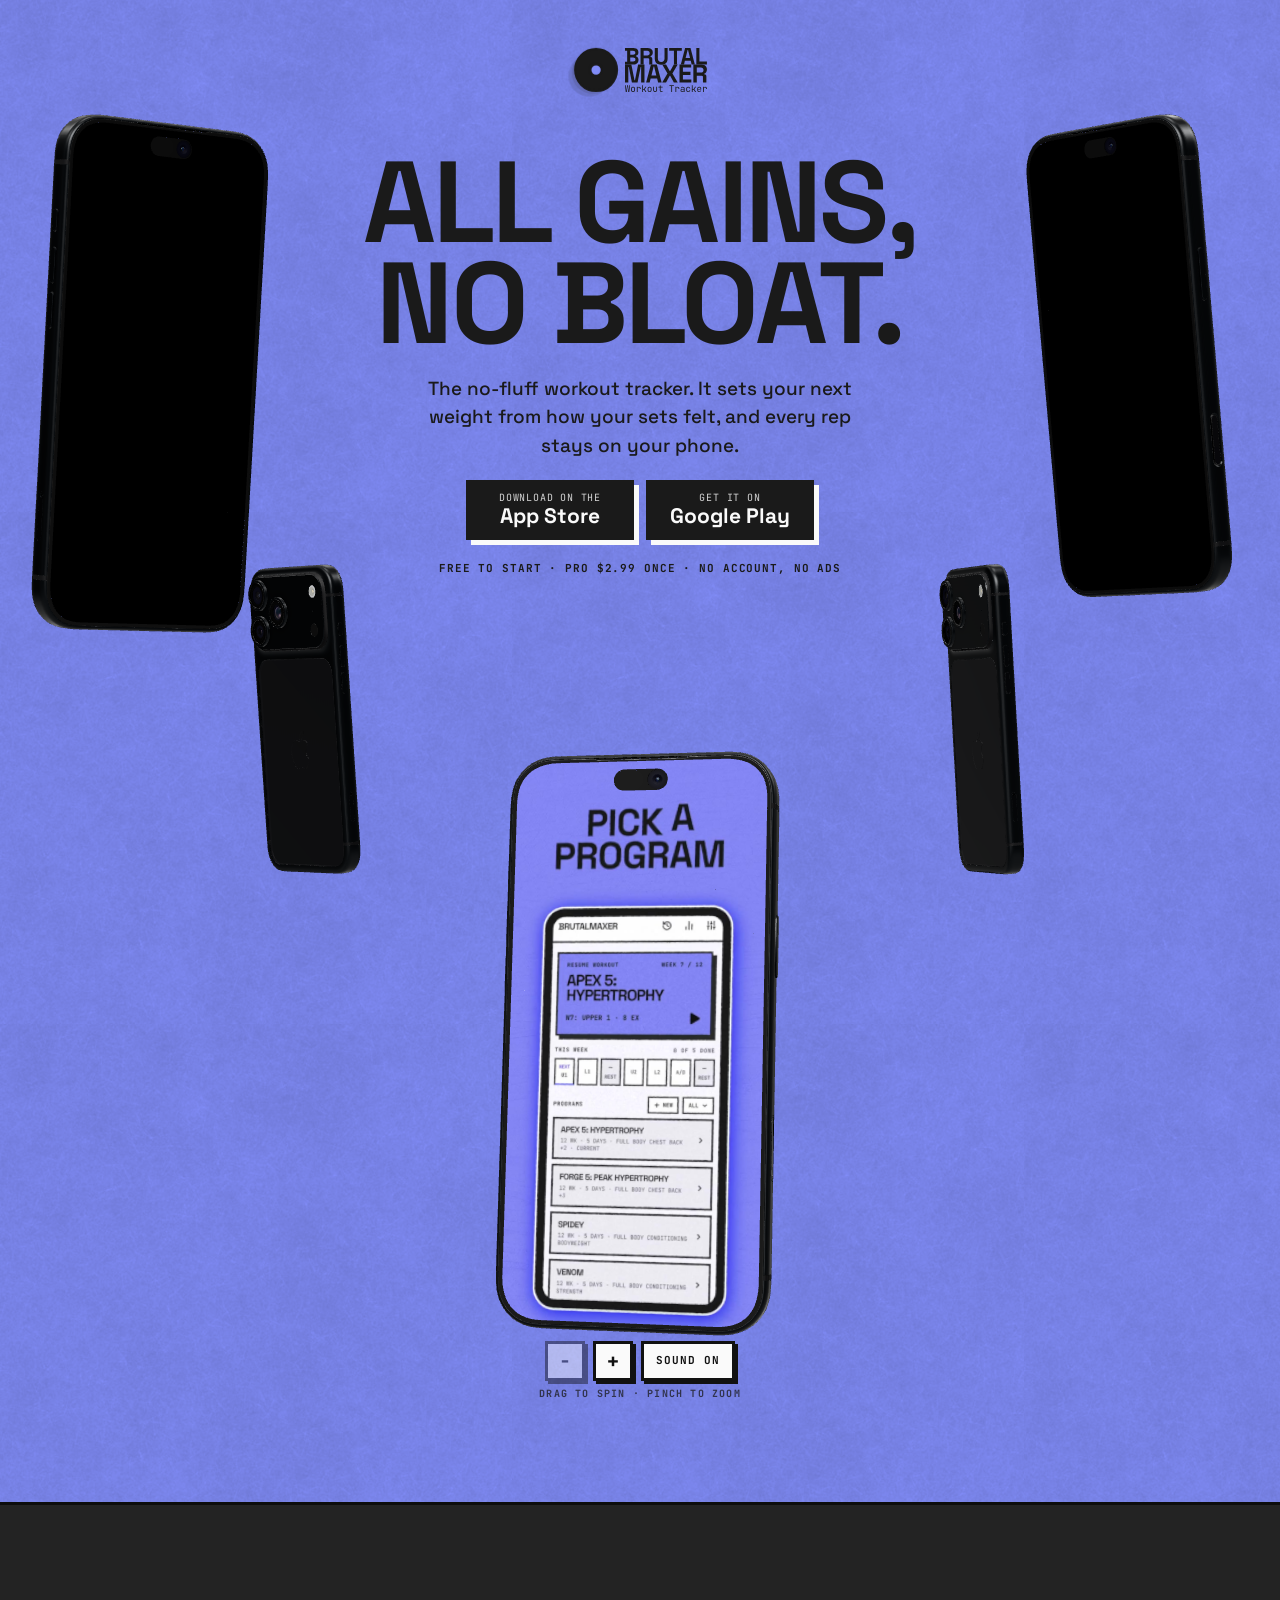
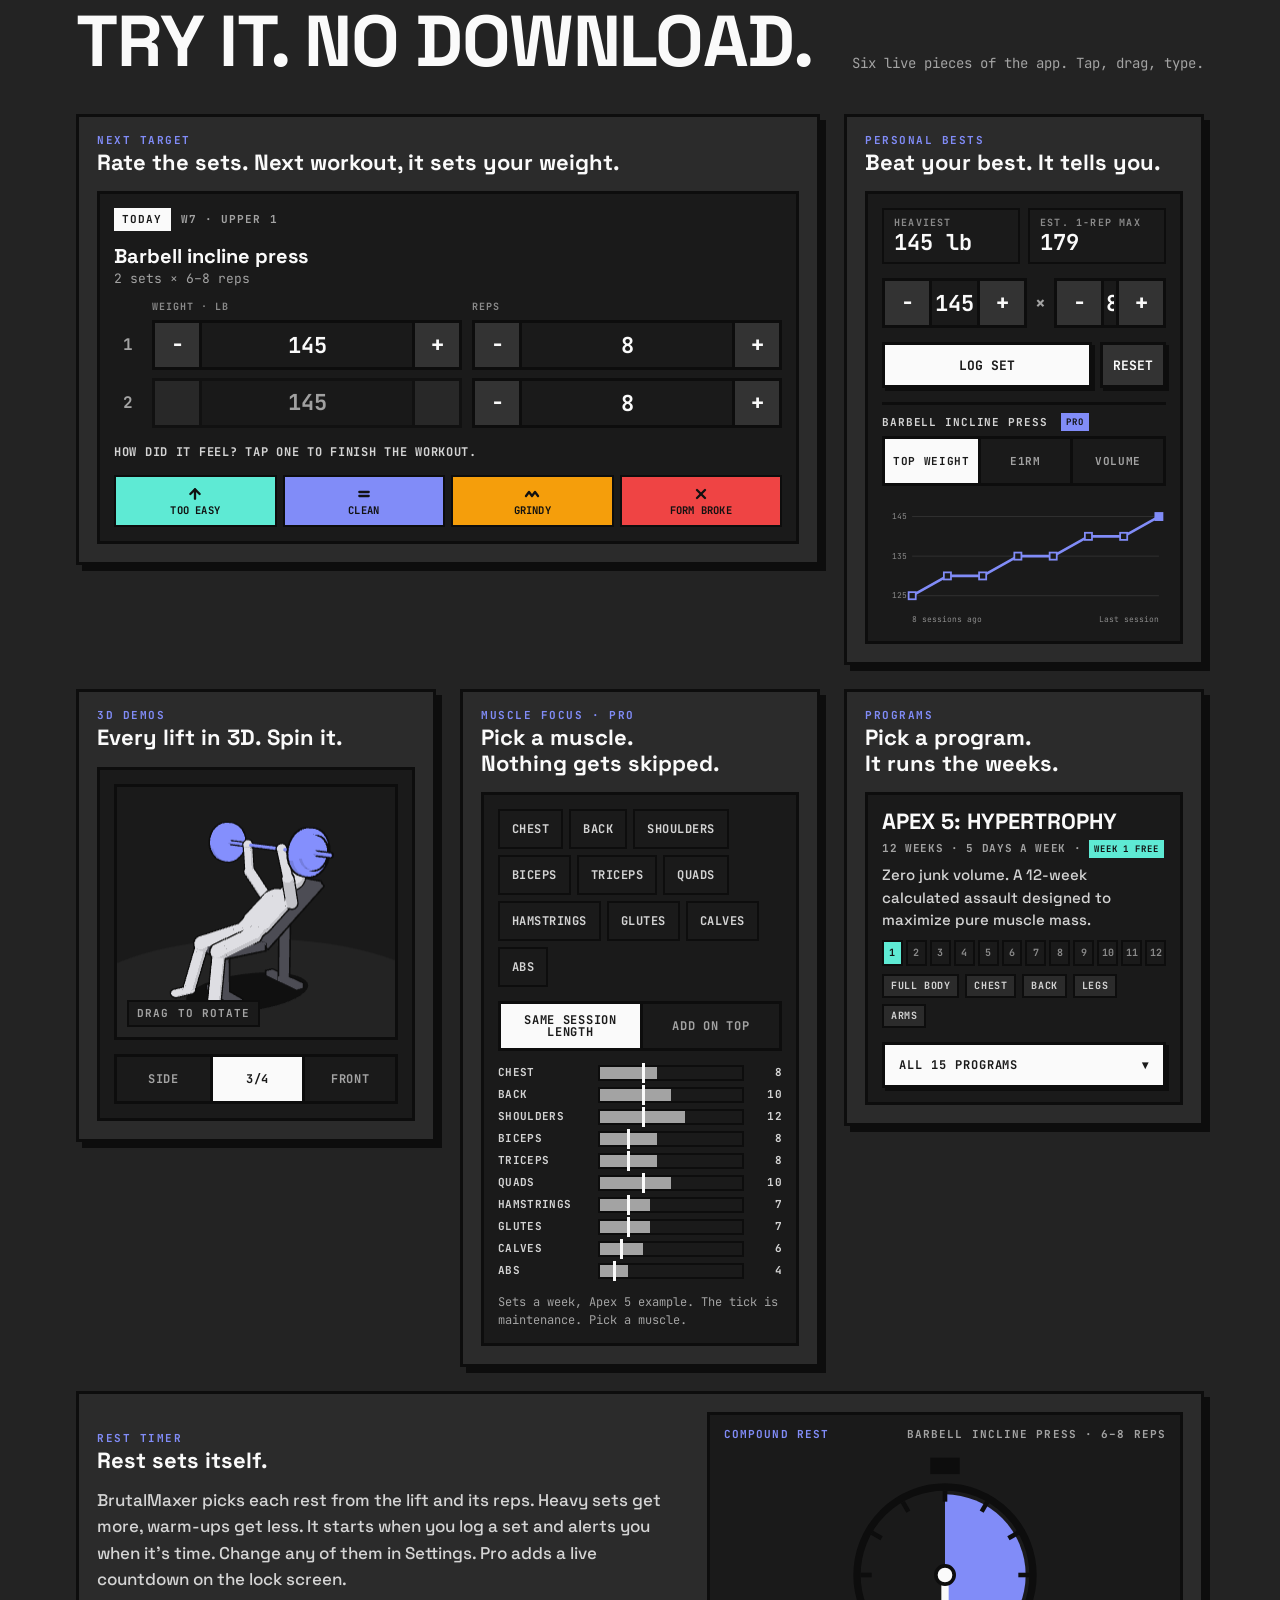
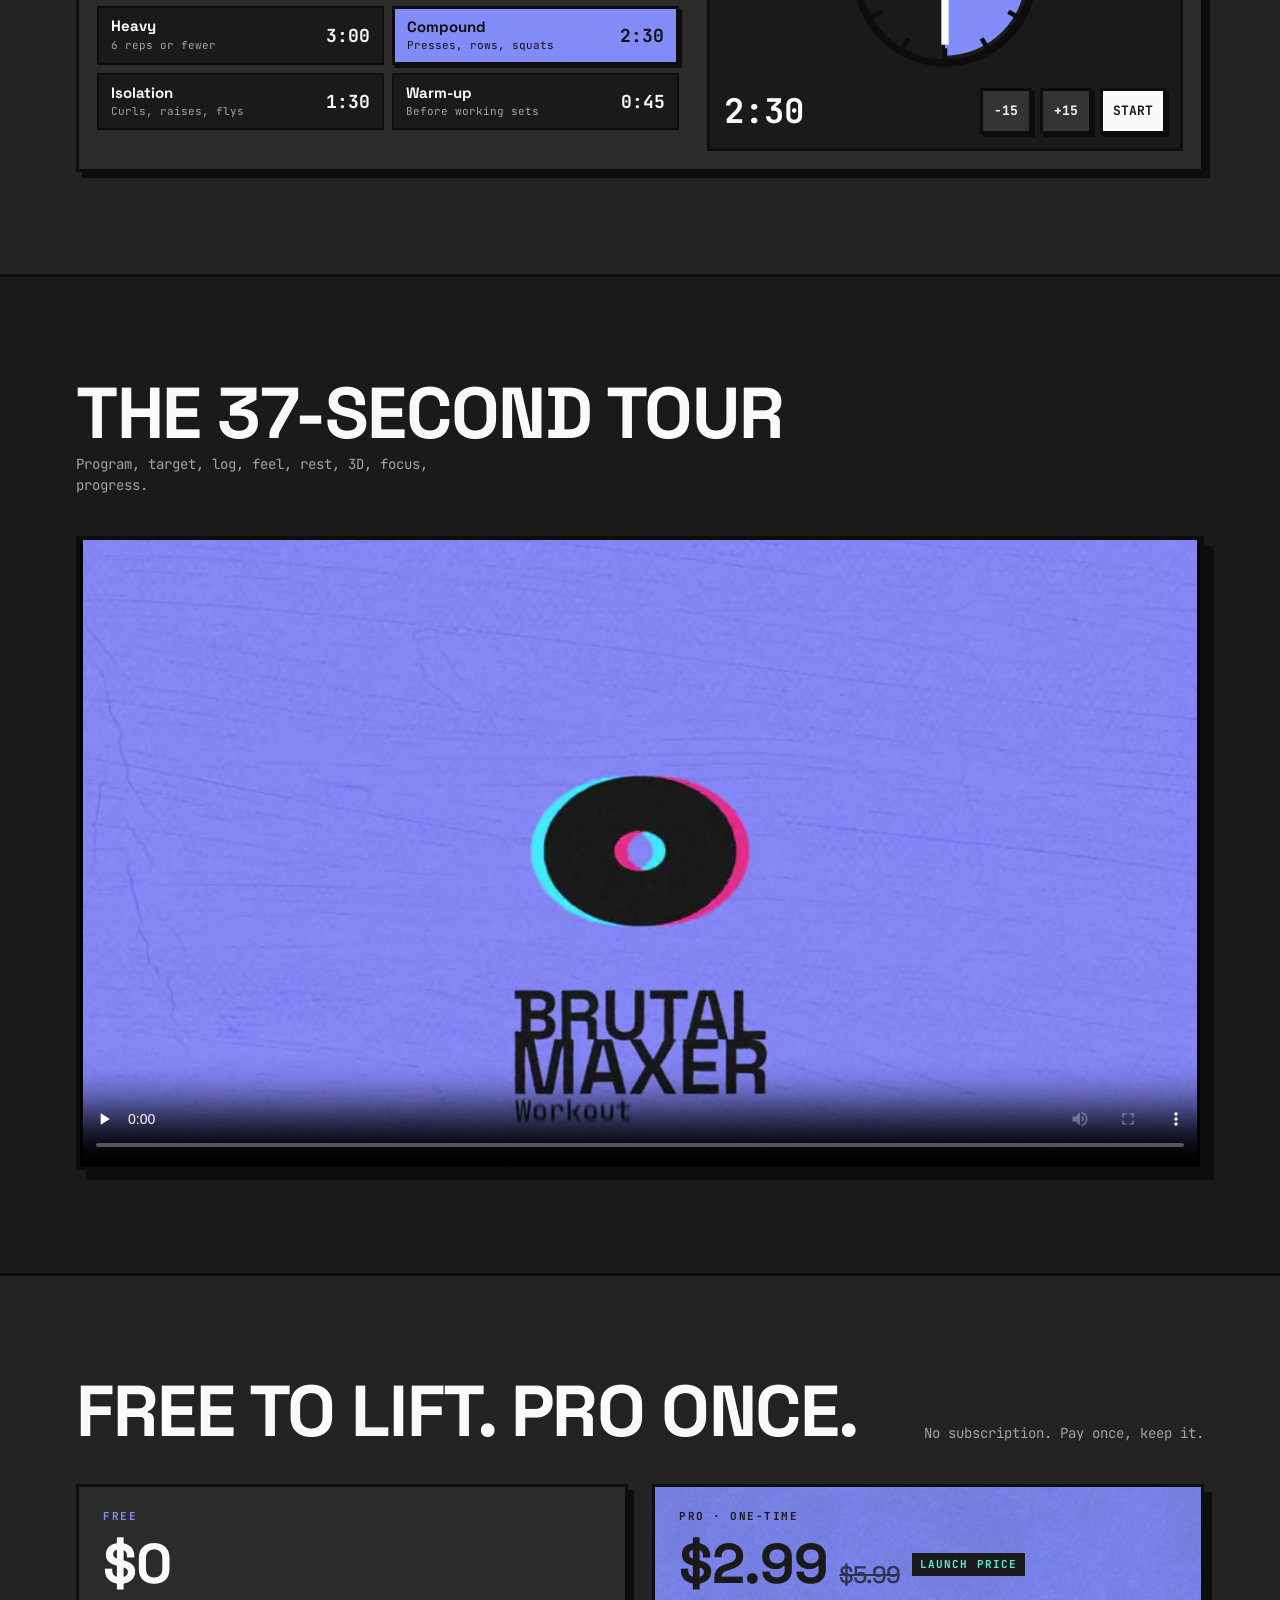
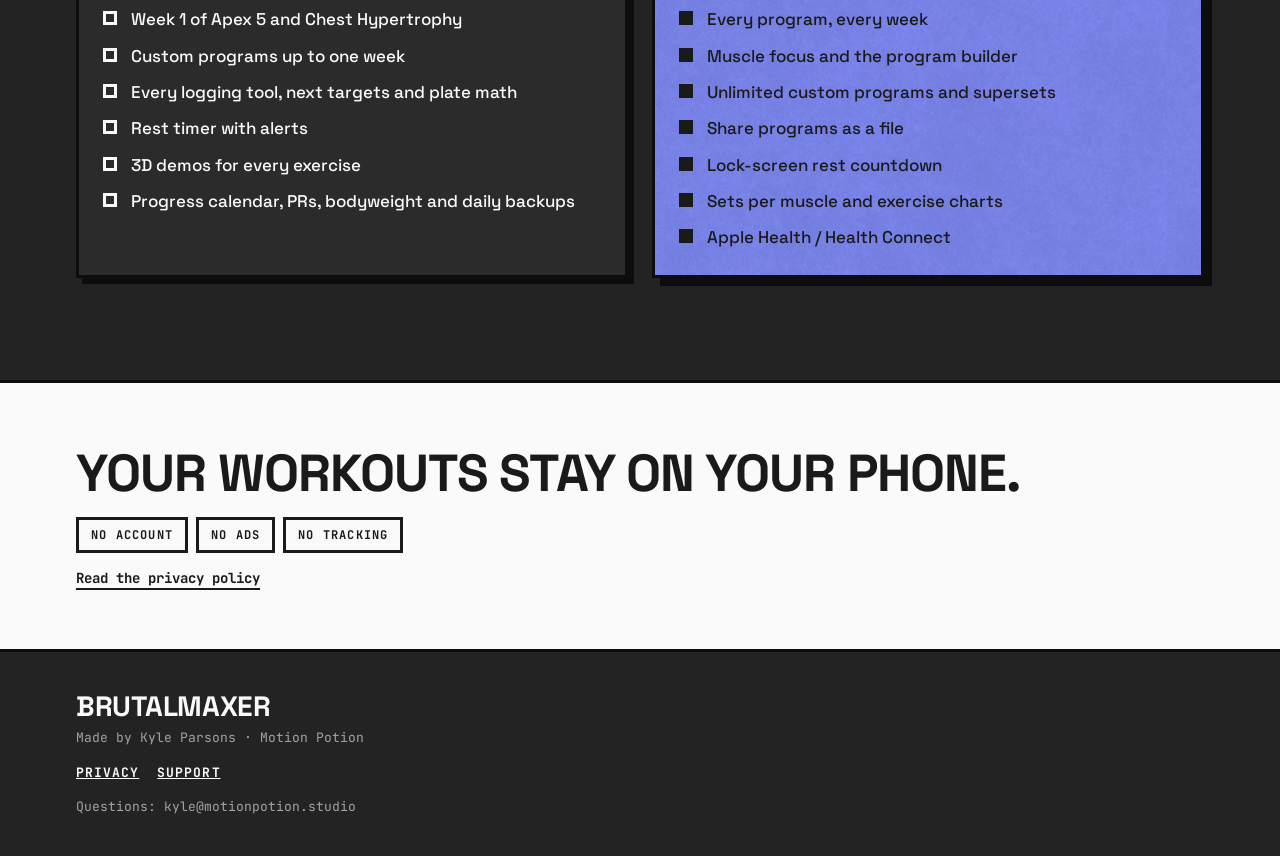
<file: index.html>
<!doctype html>
<html lang="en">
<head>
<meta charset="utf-8">
<meta name="viewport" content="width=device-width, initial-scale=1, viewport-fit=cover">
<title>BrutalMaxer</title>
<meta name="claude:viewport-fit-sides" content="cover">
<meta name="description" content="BrutalMaxer is a no-fluff workout tracker. It picks your next weight from how your sets felt, logs a set in one tap, and keeps every rep on your phone.">
<meta property="og:title" content="BrutalMaxer: All gains, no bloat">
<meta property="og:description" content="A no-fluff workout tracker for iPhone and Android. 15 programs, next-workout targets from how your sets felt, PRs and 3D demos. No account, no ads.">
<meta property="og:image" content="https://nerdlykyle.github.io/brutalmaxer/assets/og.jpg">
<meta property="og:url" content="https://nerdlykyle.github.io/brutalmaxer/">
<meta property="og:type" content="website">
<meta name="twitter:card" content="summary_large_image">
<link rel="canonical" href="https://nerdlykyle.github.io/brutalmaxer/">
<meta name="theme-color" content="#818CF8">
<meta name="apple-itunes-app" content="app-id=6761445068">
<meta name="color-scheme" content="dark">
<link rel="icon" href="assets/icon.svg" type="image/svg+xml">
<link rel="preload" href="fonts/space-grotesk-latin-700-normal.woff2" as="font" type="font/woff2" crossorigin>
<link rel="stylesheet" href="styles.css?v=7b43fead">
<script>
  document.documentElement.classList.add('js');
</script>
</head>
<body>

<main id="top">
  <!-- HERO: the ads' indigo paper poster -->
  <section class="hero" data-v="a" aria-labelledby="hero-title">
    <div class="hero__in">
        <h1 class="mark" id="hero-title">
          <span class="sr-only">BrutalMaxer Workout Tracker</span>
          <svg class="mark__plate" viewBox="7.5 7.5 185 185" aria-hidden="true" focusable="false">
            <circle class="ghost ghost--2" cx="100" cy="100" r="88"/>
            <circle class="ghost ghost--1" cx="100" cy="100" r="88"/>
            <g class="disc"><circle cx="100" cy="100" r="88"/><circle class="hole" cx="100" cy="100" r="24"/></g>
          </svg>
          <svg class="mark__word" viewBox="46.0 -700.0 3498.0 1878.8" aria-hidden="true" focusable="false"><path class="w1" d="M46.0 0.0V-116.0H138.0V-584.0H46.0V-700.0H406.0Q470.0 -700.0 517.5 -678.5Q565.0 -657.0 591.5 -617.5Q618.0 -578.0 618.0 -523.0V-513.0Q618.0 -465.0 600.0 -434.5Q582.0 -404.0 557.5 -387.5Q533.0 -371.0 511.0 -364.0V-346.0Q533.0 -340.0 559.0 -323.5Q585.0 -307.0 603.5 -276.0Q622.0 -245.0 622.0 -195.0V-185.0Q622.0 -127.0 595.0 -85.5Q568.0 -44.0 520.5 -22.0Q473.0 0.0 410.0 0.0ZM270.0 -120.0H394.0Q437.0 -120.0 463.5 -141.0Q490.0 -162.0 490.0 -201.0V-211.0Q490.0 -250.0 464.0 -271.0Q438.0 -292.0 394.0 -292.0H270.0ZM270.0 -412.0H392.0Q433.0 -412.0 459.5 -433.0Q486.0 -454.0 486.0 -491.0V-501.0Q486.0 -539.0 460.0 -559.5Q434.0 -580.0 392.0 -580.0H270.0ZM710.0 0.0V-700.0H1014.0Q1080.0 -700.0 1129.0 -677.0Q1178.0 -654.0 1205.0 -612.0Q1232.0 -570.0 1232.0 -513.0V-501.0Q1232.0 -438.0 1202.0 -399.0Q1172.0 -360.0 1128.0 -342.0V-324.0Q1168.0 -322.0 1190.0 -296.5Q1212.0 -271.0 1212.0 -229.0V0.0H1080.0V-210.0Q1080.0 -234.0 1067.5 -249.0Q1055.0 -264.0 1026.0 -264.0H842.0V0.0ZM842.0 -384.0H1000.0Q1047.0 -384.0 1073.5 -409.5Q1100.0 -435.0 1100.0 -477.0V-487.0Q1100.0 -529.0 1074.0 -554.5Q1048.0 -580.0 1000.0 -580.0H842.0ZM1592.0 14.0Q1506.0 14.0 1444.5 -17.5Q1383.0 -49.0 1350.5 -107.5Q1318.0 -166.0 1318.0 -246.0V-700.0H1450.0V-242.0Q1450.0 -178.0 1486.5 -141.0Q1523.0 -104.0 1592.0 -104.0Q1661.0 -104.0 1697.5 -141.0Q1734.0 -178.0 1734.0 -242.0V-700.0H1866.0V-246.0Q1866.0 -166.0 1833.5 -107.5Q1801.0 -49.0 1739.5 -17.5Q1678.0 14.0 1592.0 14.0ZM2136.0 0.0V-580.0H1932.0V-700.0H2472.0V-580.0H2268.0V0.0ZM2430.0 0.0 2614.0 -700.0H2844.0L3028.0 0.0H2892.0L2854.0 -154.0H2604.0L2566.0 0.0ZM2635.0 -276.0H2823.0L2738.0 -617.0H2720.0ZM3092.0 0.0V-700.0H3224.0V-120.0H3544.0V0.0Z"/><path class="w2" d="M46.0 775.8555133079849V0.0H317.5494296577947L451.6615969581749 676.1026615969582H471.61216730038024L605.7243346007606 0.0H877.2737642585553V775.8555133079849H735.4030418250952V107.51140684410655H715.4524714828897L582.4486692015209 775.8555133079849H340.8250950570342L207.8212927756654 107.51140684410655H187.8707224334601V775.8555133079849ZM948.2091254752852 775.8555133079849 1152.148288973384 0.0H1407.0722433460078L1611.0114068441067 775.8555133079849H1460.2737642585553L1418.1558935361218 605.1673003802282H1141.06463878327L1098.9467680608366 775.8555133079849ZM1175.4239543726237 469.9467680608366H1383.7965779467681L1289.5855513307986 91.99429657794678H1269.6349809885933ZM1633.1787072243346 775.8555133079849 1860.3935361216732 384.6026615969582 1635.3954372623575 0.0H1801.6501901140687L1955.7129277566542 280.416349809886H1975.6634980988595L2129.726235741445 0.0H2295.9809885931563L2070.9828897338402 384.6026615969582L2298.1977186311788 775.8555133079849H2131.942965779468L1975.6634980988595 488.7889733840305H1955.7129277566542L1799.4334600760458 775.8555133079849ZM2373.5665399239547 775.8555133079849V0.0H2872.3307984790877V133.00380228136885H2519.8707224334603V318.1007604562738H2841.296577946768V451.10456273764265H2519.8707224334603V642.851711026616H2878.9809885931563V775.8555133079849ZM2965.433460076046 775.8555133079849V0.0H3302.3764258555134Q3375.528517110266 0.0 3429.838403041825 25.49239543726236Q3484.1482889733843 50.98479087452472 3514.074144486692 97.53612167300383Q3544.0 144.08745247148295 3544.0 207.2642585551331V220.56463878326997Q3544.0 290.39163498098867 3510.749049429658 333.6178707224335Q3477.4980988593156 376.8441064638784 3428.7300380228135 396.7946768060837V416.745247148289Q3473.06463878327 418.96197718631186 3497.4486692015207 447.22528517110277Q3521.832699619772 475.4885931558936 3521.832699619772 522.0399239543727V775.8555133079849H3375.528517110266V543.0988593155894Q3375.528517110266 516.4980988593156 3361.6739543726235 499.87262357414454Q3347.819391634981 483.24714828897345 3315.6768060836503 483.24714828897345H3111.7376425855514V775.8555133079849ZM3111.7376425855514 350.2433460076046H3286.8593155893536Q3338.95247148289 350.2433460076046 3368.324144486692 321.98003802281374Q3397.6958174904944 293.7167300380229 3397.6958174904944 247.16539923954383V236.08174904942973Q3397.6958174904944 189.53041825095067 3368.8783269961978 161.26711026615976Q3340.060836501901 133.00380228136885 3286.8593155893536 133.00380228136885H3111.7376425855514Z"/><path class="w3" d="M78.98147940285105 1174.8729114447005 46.0 888.2481499675426H79.76675272196655L101.36176899764283 1100.271946128728Q102.14704231675833 1108.9099526389984 102.93231563587383 1118.1369141386056Q103.71758895498934 1127.3638756382127 104.30654394432597 1135.6092454889254Q104.8954989336626 1143.8546153396383 104.8954989336626 1149.3515285734468Q105.6807722527781 1143.8546153396383 106.26972724211471 1135.6092454889254Q106.85868223145133 1127.3638756382127 107.8402738803457 1118.1369141386056Q108.82186552924009 1108.9099526389984 109.99977550791334 1100.271946128728L136.6990683578404 888.2481499675426H173.21427769671118L197.55775058929171 1100.271946128728Q198.73566056796497 1108.9099526389984 199.71725221685935 1118.1369141386056Q200.69884386575373 1127.3638756382127 201.68043551464808 1135.6092454889254Q202.66202716354246 1143.8546153396383 203.0546638231002 1149.3515285734468Q203.44730048265797 1143.8546153396383 204.0362554719946 1135.6092454889254Q204.62521046133122 1127.3638756382127 205.6068021102256 1118.1369141386056Q206.58839375911998 1108.9099526389984 207.37366707823548 1100.271946128728L229.75395667302726 888.2481499675426H261.95016275676284L228.18341003479625 1174.8729114447005H183.81546750477045L159.47199461218992 958.9227486879378Q158.6867212930744 949.8921055181095 157.70512964418003 941.2540990078389Q156.72353799528565 932.6160924975684 155.93826467617015 925.1559959659712Q155.15299135705465 917.6958994343739 154.76035469749692 912.9842595196809Q154.36771803793917 917.6958994343739 153.3861263890448 925.1559959659712Q152.4045347401504 932.6160924975684 151.6192614210349 941.2540990078389Q150.8339881019194 949.8921055181095 149.65607812324615 958.9227486879378L123.34942193287685 1174.8729114447005ZM389.55707711303177 1178.0140047211626Q363.6430575822202 1178.0140047211626 344.7964979234482 1168.1980882322187Q325.9499382646762 1158.382171743275 315.54506678639575 1139.7319304142818Q305.1401953081154 1121.0816890852886 305.1401953081154 1095.5603062140349V1038.2353539186033Q305.1401953081154 1012.3213343877918 315.54506678639575 993.8674113885775Q325.9499382646762 975.4134883893632 344.7964979234482 965.5975719004196Q363.6430575822202 955.7816554114758 389.55707711303177 955.7816554114758Q415.4710966438433 955.7816554114758 434.3176563026153 965.5975719004196Q453.1642159613873 975.4134883893632 463.5690874396677 993.8674113885775Q473.97395891794815 1012.3213343877918 473.97395891794815 1037.8427172590457V1095.5603062140349Q473.97395891794815 1121.0816890852886 463.5690874396677 1139.7319304142818Q453.1642159613873 1158.382171743275 434.3176563026153 1168.1980882322187Q415.4710966438433 1178.0140047211626 389.55707711303177 1178.0140047211626ZM389.55707711303177 1146.6030719565424Q412.722640026939 1146.6030719565424 425.6796497923448 1133.6460621911367Q438.6366595577506 1120.689052425731 438.6366595577506 1095.5603062140349V1038.2353539186033Q438.6366595577506 1013.1066077069073 425.6796497923448 1000.1495979415015Q412.722640026939 987.1925881760958 389.55707711303177 987.1925881760958Q366.7841508586822 987.1925881760958 353.6308227634976 1000.1495979415015Q340.47749466831294 1013.1066077069073 340.47749466831294 1038.2353539186033V1095.5603062140349Q340.47749466831294 1120.689052425731 353.6308227634976 1133.6460621911367Q366.7841508586822 1146.6030719565424 389.55707711303177 1146.6030719565424ZM550.9307441912673 1174.8729114447005V958.9227486879378H585.4827702323494V1000.1495979415015H593.728140083062L582.3416769558874 1025.6709808127553Q582.3416769558874 990.7263181121156 597.4581883488607 972.8613501022379Q612.5746997418341 954.9963820923602 642.4150858682232 954.9963820923602Q676.5744752497475 954.9963820923602 696.7952632169715 976.3950800382577Q717.0160511841957 997.793777984155 717.0160511841957 1034.3089873230258V1047.2659970884315H681.6787518239983V1037.4500805994878Q681.6787518239983 1011.928697728234 669.3106970479291 998.3827329734917Q656.9426422718599 984.8367682187493 634.1697160175104 984.8367682187493Q611.7894264227186 984.8367682187493 599.0287349870918 998.5790513032705Q586.2680435514649 1012.3213343877918 586.2680435514649 1037.4500805994878V1174.8729114447005ZM780.2305533729935 1174.8729114447005V888.2481499675426H815.5678527331911V1048.0512704075472H857.1873386463126L920.0092041755527 958.9227486879378H960.450780110001L887.8129980918172 1061.7935534920684L961.6286900886743 1174.8729114447005H920.4018408351105L857.5799753058703 1078.6769298530517H815.5678527331911V1174.8729114447005ZM1096.3030643169827 1178.0140047211626Q1070.3890447861713 1178.0140047211626 1051.5424851273992 1168.1980882322187Q1032.6959254686271 1158.382171743275 1022.2910539903468 1139.7319304142818Q1011.8861825120664 1121.0816890852886 1011.8861825120664 1095.5603062140349V1038.2353539186033Q1011.8861825120664 1012.3213343877918 1022.2910539903468 993.8674113885775Q1032.6959254686271 975.4134883893632 1051.5424851273992 965.5975719004196Q1070.3890447861713 955.7816554114758 1096.3030643169827 955.7816554114758Q1122.2170838477944 955.7816554114758 1141.0636435065662 965.5975719004196Q1159.9102031653383 975.4134883893632 1170.3150746436186 993.8674113885775Q1180.719946121899 1012.3213343877918 1180.719946121899 1037.8427172590457V1095.5603062140349Q1180.719946121899 1121.0816890852886 1170.3150746436186 1139.7319304142818Q1159.9102031653383 1158.382171743275 1141.0636435065662 1168.1980882322187Q1122.2170838477944 1178.0140047211626 1096.3030643169827 1178.0140047211626ZM1096.3030643169827 1146.6030719565424Q1119.46862723089 1146.6030719565424 1132.425636996296 1133.6460621911367Q1145.3826467617016 1120.689052425731 1145.3826467617016 1095.5603062140349V1038.2353539186033Q1145.3826467617016 1013.1066077069073 1132.425636996296 1000.1495979415015Q1119.46862723089 987.1925881760958 1096.3030643169827 987.1925881760958Q1073.5301380626333 987.1925881760958 1060.3768099674485 1000.1495979415015Q1047.2234818722638 1013.1066077069073 1047.2234818722638 1038.2353539186033V1095.5603062140349Q1047.2234818722638 1120.689052425731 1060.3768099674485 1133.6460621911367Q1073.5301380626333 1146.6030719565424 1096.3030643169827 1146.6030719565424ZM1331.4924233920756 1178.799278040278Q1294.1919407340893 1178.799278040278 1271.8116511392973 1156.6153067752653Q1249.4313615445055 1134.4313355102522 1249.4313615445055 1096.3455795331504V958.9227486879378H1284.7686609047032V1096.3455795331504Q1284.7686609047032 1120.689052425731 1297.3330340105513 1134.2350171804733Q1309.8974071163993 1147.7809819352158 1331.4924233920756 1147.7809819352158Q1353.4800763273095 1147.7809819352158 1366.2407677629362 1134.2350171804733Q1379.0014591985632 1120.689052425731 1379.0014591985632 1096.3455795331504V958.9227486879378H1414.338758558761V1096.3455795331504Q1414.338758558761 1134.4313355102522 1391.5658323044113 1156.6153067752653Q1368.792906050062 1178.799278040278 1331.4924233920756 1178.799278040278ZM1591.0252553597486 1174.8729114447005Q1563.1480525311483 1174.8729114447005 1547.6389044786172 1159.952718381506Q1532.129756426086 1145.0325253183114 1532.129756426086 1117.9405958088266V991.1189547716733H1471.2710741946346V958.9227486879378H1532.129756426086V898.0640664564864H1567.4670557862835V958.9227486879378H1653.8471208889887V991.1189547716733H1567.4670557862835V1117.9405958088266Q1567.4670557862835 1142.6767053609651 1591.0252553597486 1142.6767053609651H1649.9207542934112V1174.8729114447005ZM2020.9623975754855 1174.8729114447005V920.0517193917204H1942.4350656639353V887.8555133079849H2134.827028847233V920.0517193917204H2056.299696935683V1174.8729114447005ZM2200.0047143338197 1174.8729114447005V958.9227486879378H2234.556740374902V1000.1495979415015H2242.8021102256143L2231.41564709844 1025.6709808127553Q2231.41564709844 990.7263181121156 2246.532158491413 972.8613501022379Q2261.6486698843864 954.9963820923602 2291.4890560107756 954.9963820923602Q2325.6484453923 954.9963820923602 2345.869233359524 976.3950800382577Q2366.0900213267482 997.793777984155 2366.0900213267482 1034.3089873230258V1047.2659970884315H2330.752721966551V1037.4500805994878Q2330.752721966551 1011.928697728234 2318.3846671904817 998.3827329734917Q2306.0166124144125 984.8367682187493 2283.2436861600627 984.8367682187493Q2260.863396565271 984.8367682187493 2248.102705129644 998.5790513032705Q2235.342013694017 1012.3213343877918 2235.342013694017 1037.4500805994878V1174.8729114447005ZM2490.9484790661127 1178.799278040278Q2456.7890896845884 1178.799278040278 2437.157256706701 1161.3269466899583Q2417.5254237288136 1143.8546153396383 2417.5254237288136 1114.014229213249Q2417.5254237288136 1083.7812064273023 2437.157256706701 1066.5051934067615Q2456.7890896845884 1049.2291803862204 2490.1632057469974 1049.2291803862204H2556.911437871815V1027.6341641105441Q2556.911437871815 1007.6096944730988 2544.9360197553033 996.8121863352607Q2532.960601638792 986.0146781974225 2510.972948703558 986.0146781974225Q2491.7337523852284 986.0146781974225 2478.7767426198225 994.0637297183564Q2465.8197328544165 1002.1127812392903 2463.856549556628 1015.8550643238116H2428.51925019643Q2432.05298013245 987.9778614952113 2454.8259063868 971.4871217937857Q2477.5988326411493 954.9963820923602 2511.7582220226736 954.9963820923602Q2549.05870468066 954.9963820923602 2570.653720956336 974.2355784106901Q2592.2487372320124 993.4747747290198 2592.2487372320124 1026.4562541318708V1174.8729114447005H2557.6967111909303V1133.6460621911367H2551.807161297564L2557.6967111909303 1127.7565122977705Q2557.6967111909303 1151.3147118712354 2539.439106521495 1165.0569949557566Q2521.1815018520597 1178.799278040278 2490.9484790661127 1178.799278040278ZM2499.5864855763834 1150.9220752116778Q2524.715231788079 1150.9220752116778 2540.813334829947 1138.3577021058297Q2556.911437871815 1125.7933289999817 2556.911437871815 1106.1614960220943V1075.5358365765896H2490.9484790661127Q2473.279829386014 1075.5358365765896 2463.0712762375124 1085.3517530655336Q2452.862723089011 1095.1676695544772 2452.862723089011 1112.0510459154605Q2452.862723089011 1130.112332255117 2465.23077786508 1140.5172037333973Q2477.5988326411493 1150.9220752116778 2499.5864855763834 1150.9220752116778ZM2746.947581097766 1178.799278040278Q2721.0335615669546 1178.799278040278 2701.598046918846 1168.9833615513344Q2682.1625322707373 1159.1674450623905 2671.561342462678 1140.5172037333973Q2660.9601526546185 1121.8669624044041 2660.9601526546185 1096.3455795331504V1037.4500805994878Q2660.9601526546185 1011.5360610686763 2671.561342462678 993.082138069462Q2682.1625322707373 974.6282150702477 2701.598046918846 964.812298581304Q2721.0335615669546 954.9963820923602 2746.947581097766 954.9963820923602Q2784.2480637557524 954.9963820923602 2807.0209900101017 975.0208517298056Q2829.7939162644516 995.0453213672508 2830.9718262431247 1029.5973474083328H2795.6345268829273Q2794.4566169042537 1008.787604451772 2781.695925468627 997.5974596543762Q2768.935234033 986.4073148569803 2746.947581097766 986.4073148569803Q2723.782018183859 986.4073148569803 2710.0397350993376 999.5606429521649Q2696.2974520148164 1012.7139710473496 2696.2974520148164 1037.0574439399302V1096.3455795331504Q2696.2974520148164 1120.689052425731 2710.0397350993376 1134.0386988506943Q2723.782018183859 1147.388345275658 2746.947581097766 1147.388345275658Q2768.935234033 1147.388345275658 2781.695925468627 1136.0018821484832Q2794.4566169042537 1124.6154190213085 2795.6345268829273 1104.1983127243054H2830.9718262431247Q2829.7939162644516 1138.7503387653876 2807.0209900101017 1158.7748084028328Q2784.2480637557524 1178.799278040278 2746.947581097766 1178.799278040278ZM2900.4685149848465 1174.8729114447005V888.2481499675426H2935.805814345044V1048.0512704075472H2977.4253002581654L3040.2471657874057 958.9227486879378H3080.688741721854L3008.0509597036703 1061.7935534920684L3081.866651700527 1174.8729114447005H3040.6398024469636L2977.8179369177233 1078.6769298530517H2935.805814345044V1174.8729114447005ZM3216.5410259288356 1178.799278040278Q3191.019643057582 1178.799278040278 3171.976765069031 1168.5907248917765Q3152.93388708048 1158.382171743275 3142.5290156021993 1139.7319304142818Q3132.124144123919 1121.0816890852886 3132.124144123919 1096.3455795331504V1037.4500805994878Q3132.124144123919 1012.3213343877918 3142.5290156021993 993.8674113885775Q3152.93388708048 975.4134883893632 3171.976765069031 965.2049352408617Q3191.019643057582 954.9963820923602 3216.5410259288356 954.9963820923602Q3242.0624088000895 954.9963820923602 3261.10528678864 965.2049352408617Q3280.148164777191 975.4134883893632 3290.553036255472 993.8674113885775Q3300.957907733752 1012.3213343877918 3300.957907733752 1037.4500805994878V1075.5358365765896H3166.676170165001V1096.3455795331504Q3166.676170165001 1121.8669624044041 3179.633179930407 1135.4129271591464Q3192.590189695813 1148.958891913889 3216.5410259288356 1148.958891913889Q3236.9581322258387 1148.958891913889 3249.5225053316867 1141.6951137120705Q3262.086878437535 1134.4313355102522 3264.835335054439 1119.9037791066155H3300.1726344146364Q3296.6389044786165 1146.9957086161003 3273.669659894488 1162.8974933281893Q3250.70041531036 1178.799278040278 3216.5410259288356 1178.799278040278ZM3266.40588169267 1051.9776370031245V1037.4500805994878Q3266.40588169267 1011.928697728234 3253.645190257043 998.1864146437129Q3240.884498821416 984.4441315591915 3216.5410259288356 984.4441315591915Q3192.590189695813 984.4441315591915 3179.633179930407 998.1864146437129Q3166.676170165001 1011.928697728234 3166.676170165001 1037.4500805994878V1048.8365437266625H3269.154338309574ZM3377.914693007071 1174.8729114447005V958.9227486879378H3412.466719048153V1000.1495979415015H3420.7120888988657L3409.325625771691 1025.6709808127553Q3409.325625771691 990.7263181121156 3424.4421371646645 972.8613501022379Q3439.5586485576378 954.9963820923602 3469.399034684027 954.9963820923602Q3503.558424065551 954.9963820923602 3523.7792120327754 976.3950800382577Q3543.9999999999995 997.793777984155 3543.9999999999995 1034.3089873230258V1047.2659970884315H3508.662700639802V1037.4500805994878Q3508.662700639802 1011.928697728234 3496.294645863733 998.3827329734917Q3483.926591087664 984.8367682187493 3461.153664833314 984.8367682187493Q3438.7733752385225 984.8367682187493 3426.0126838028955 998.5790513032705Q3413.2519923672685 1012.3213343877918 3413.2519923672685 1037.4500805994878V1174.8729114447005Z"/></svg>
        </h1>
        <p class="hero__tag"><span class="t1">All gains,</span> <span class="t2">no bloat.</span></p>
        <p class="hero__lede">The no-fluff workout tracker. It sets your next weight from how your sets felt, and every rep stays on your phone.</p>
        <div class="stores">
          <a class="store" id="appstore-link" href="https://apps.apple.com/us/app/brutalmaxer-workout-tracker/id6761445068"><small>Download on the</small><b>App Store</b></a>
          <a class="store" id="play-link" href="https://play.google.com/store/apps/details?id=com.kyleparsons.brutalmaxer"><small>Get it on</small><b>Google Play</b></a>
        </div>
        <p class="hero__fine">Free to start · Pro <span data-price-now>$2.99</span> once · No account, no ads</p>
      <figure class="phone phone--hero" id="hero-phone">
        <video id="hero-video" src="assets/hero.mp4" poster="assets/hero-poster.jpg" autoplay muted loop playsinline preload="metadata" aria-label="BrutalMaxer 37-second tour: pick a program, get your next target, log, rate, 3D demos, muscle focus and progress"></video>
        <div class="phone__bar">
          <button class="sound" id="hero-sound" type="button">Sound on</button>
          <span class="phone__hint" aria-hidden="true">Drag to spin</span>
        </div>
      </figure>
    </div>
  </section>

  <!-- TRY IT: live pieces of the app in its own UI -->
  <section class="try" id="try" aria-labelledby="try-title">
    <div class="wrap">
      <div class="sec-head">
        <h2 class="sec-title" id="try-title" data-flash>Try it. No download.</h2>
        <p class="sec-note">Six live pieces of the app. Tap, drag, type.</p>
      </div>

      <div class="grid">
        <!-- 1. Next target: today's sets → how it felt → next workout's target -->
        <article class="card card--wide" aria-labelledby="t-title">
          <header class="card__head">
            <p class="eyebrow">Next target</p>
            <h3 class="card__title" id="t-title">Rate the sets. Next workout, it sets your weight.</h3>
          </header>
          <div class="app sim" id="sim">
            <!-- step 1: today -->
            <div class="sim__step" id="sim-today">
              <div class="sim__when"><span class="sim__day">Today</span><span>W7 · Upper 1</span></div>
              <div class="ex">
                <div>
                  <p class="ex__name">Barbell incline press</p>
                  <p class="ex__meta">2 sets × 6–8 reps</p>
                </div>
              </div>
              <div class="sets" role="group" aria-label="Today's sets">
                <div class="sets__head"><span></span><span>Weight · lb</span><span>Reps</span></div>
                <div class="setrow">
                  <span class="setrow__n">1</span>
                  <div class="stepper" data-field="weight">
                    <button type="button" data-d="-1" aria-label="Less weight">−</button>
                    <input id="t-weight" inputmode="decimal" value="145" aria-label="Weight for both sets, pounds">
                    <button type="button" data-d="1" aria-label="More weight">+</button>
                  </div>
                  <div class="stepper" data-field="reps1">
                    <button type="button" data-d="-1" aria-label="One less rep, set 1">−</button>
                    <input id="t-reps1" inputmode="numeric" value="8" aria-label="Reps, set 1">
                    <button type="button" data-d="1" aria-label="One more rep, set 1">+</button>
                  </div>
                </div>
                <div class="setrow">
                  <span class="setrow__n">2</span>
                  <div class="stepper stepper--ghost" aria-hidden="true"><span></span><output id="t-weight2">145</output><span></span></div>
                  <div class="stepper" data-field="reps2">
                    <button type="button" data-d="-1" aria-label="One less rep, set 2">−</button>
                    <input id="t-reps2" inputmode="numeric" value="8" aria-label="Reps, set 2">
                    <button type="button" data-d="1" aria-label="One more rep, set 2">+</button>
                  </div>
                </div>
              </div>
              <p class="sim__ask" id="feel-label">How did it feel? Tap one to finish the workout.</p>
              <div class="feel" role="group" aria-labelledby="feel-label">
                <button type="button" data-feel="easy" class="feel--easy">Too easy</button>
                <button type="button" data-feel="clean" class="feel--clean">Clean</button>
                <button type="button" data-feel="grindy" class="feel--grindy">Grindy</button>
                <button type="button" data-feel="broke" class="feel--broke">Form broke</button>
              </div>
            </div>
            <!-- step 2: the next time this workout comes up -->
            <div class="sim__step" id="sim-next" hidden>
              <div class="sim__when"><span class="sim__day sim__day--next">Next workout</span><span>W8 · Upper 1</span></div>
              <div class="ex">
                <div>
                  <p class="ex__name">Barbell incline press</p>
                  <p class="ex__meta" id="n-last">Last time: 145 lb × 8, 7 · Clean</p>
                </div>
              </div>
              <div class="target" aria-live="polite" id="n-target">
                <p class="target__label">Next target</p>
                <p class="target__value" id="n-title">Chase Reps</p>
                <p class="target__detail" id="n-detail"></p>
                <div class="target__nums">
                  <div class="target__num"><span>Load</span><b id="n-load">145</b><i id="n-delta"></i></div>
                  <div class="target__num"><span>Reps</span><b>6–8</b></div>
                </div>
                <p class="target__use" id="n-use">Use 145 lb</p>
              </div>
              <p class="sim__why" id="n-why"></p>
              <button type="button" class="btn-sq btn-ink sim__reset" id="sim-reset">Try another</button>
            </div>
          </div>
        </article>

        <!-- 2. Personal bests -->
        <article class="card" aria-labelledby="pb-title">
          <header class="card__head">
            <p class="eyebrow">Personal bests</p>
            <h3 class="card__title" id="pb-title">Beat your best. It tells you.</h3>
          </header>
          <div class="app pb" id="pb">
            <div class="pb__toast" id="pb-toast" role="status" aria-live="polite" hidden><b id="pb-toast-title"></b><span id="pb-toast-detail"></span></div>
            <div class="pb__bests">
              <div><span>Heaviest</span><b id="pb-best-w">145 lb</b></div>
              <div><span>Est. 1-rep max</span><b id="pb-best-e">179</b></div>
            </div>
            <div class="pb__log">
              <div class="stepper" id="pb-w">
                <button type="button" data-d="-1" aria-label="Less weight">−</button>
                <input inputmode="decimal" value="145" aria-label="Weight, pounds">
                <button type="button" data-d="1" aria-label="More weight">+</button>
              </div>
              <span class="pb__x" aria-hidden="true">×</span>
              <div class="stepper" id="pb-r">
                <button type="button" data-d="-1" aria-label="One less rep">−</button>
                <input inputmode="numeric" value="8" aria-label="Reps">
                <button type="button" data-d="1" aria-label="One more rep">+</button>
              </div>
            </div>
            <div class="pb__actions">
              <button type="button" class="btn-sq btn-ink" id="pb-log">Log set</button>
              <button type="button" class="btn-sq" id="pb-reset">Reset</button>
            </div>
            <div class="pb__chart">
              <div class="pb__charthead">
                <span>Barbell incline press <em class="pro">Pro</em></span>
                <div class="seg" role="radiogroup" aria-label="Chart">
                  <button type="button" role="radio" aria-checked="true" data-metric="top">Top weight</button>
                  <button type="button" role="radio" aria-checked="false" data-metric="e1rm">E1RM</button>
                  <button type="button" role="radio" aria-checked="false" data-metric="vol">Volume</button>
                </div>
              </div>
              <svg class="chart" id="pb-chart" viewBox="0 0 320 150" role="img" aria-label="Chart of your sessions"></svg>
            </div>
          </div>
        </article>

        <!-- 3. 3D lift -->
        <article class="card" aria-labelledby="d-title">
          <header class="card__head">
            <p class="eyebrow">3D demos</p>
            <h3 class="card__title" id="d-title">Every lift in 3D. Spin it.</h3>
          </header>
          <div class="app">
            <div class="lift" id="lift" tabindex="0" role="slider" aria-label="Rotate the barbell incline press" aria-valuemin="0" aria-valuemax="23" aria-valuenow="0" aria-valuetext="Three-quarter view">
              <img id="lift-img" src="assets/3d/dark/r00.webp" alt="3D figure doing a barbell incline press" draggable="false" width="620" height="560">
              <span class="lift__hint">Drag to rotate</span>
            </div>
            <div class="seg seg--full" role="group" aria-label="Camera">
              <button type="button" data-frame="2">Side</button>
              <button type="button" data-frame="0" aria-pressed="true">3/4</button>
              <button type="button" data-frame="21">Front</button>
            </div>
          </div>
        </article>

        <!-- 4. Muscle focus -->
        <article class="card" aria-labelledby="f-title">
          <header class="card__head">
            <p class="eyebrow">Muscle focus · Pro</p>
            <h3 class="card__title" id="f-title">Pick a muscle. Nothing gets skipped.</h3>
          </header>
          <div class="app">
            <div class="chips" role="group" aria-label="Muscles to grow, pick up to two" id="f-chips"></div>
            <div class="seg seg--full" role="radiogroup" aria-label="Session length">
              <button type="button" role="radio" aria-checked="true" data-mode="same">Same session length</button>
              <button type="button" role="radio" aria-checked="false" data-mode="top">Add on top</button>
            </div>
            <div class="vol" id="f-bars" aria-live="polite"></div>
            <p class="plates__fine" id="f-fine">Sets a week, Apex 5 example. The tick is maintenance.</p>
          </div>
        </article>

        <!-- 5. Programs -->
        <article class="card" aria-labelledby="pg-title">
          <header class="card__head">
            <p class="eyebrow">Programs</p>
            <h3 class="card__title" id="pg-title">Pick a program. It runs the weeks.</h3>
          </header>
          <div class="app prog">
            <div class="prog__feat" id="pg-feat" aria-live="polite"></div>
            <button type="button" class="prog__toggle" id="pg-toggle" aria-expanded="false" aria-controls="pg-list">
              <span id="pg-count">All 15 programs</span><span class="prog__chev" aria-hidden="true">▾</span>
            </button>
            <ul class="prog__list" id="pg-list" hidden></ul>
          </div>
        </article>

        <!-- 6. Rest timer -->
        <article class="card card--full" id="rest-card" aria-labelledby="r-title">
          <div class="rest-wrap">
            <div class="rest-copy">
              <header class="card__head">
                <p class="eyebrow">Rest timer</p>
                <h3 class="card__title" id="r-title">Rest sets itself.</h3>
              </header>
              <p class="rest-copy__p">BrutalMaxer picks each rest from the lift and its reps. Heavy sets get more, warm-ups get less. It starts when you log a set and alerts you when it's time. Change any of them in Settings. Pro adds a live countdown on the lock screen.</p>
              <div class="restkind" role="radiogroup" aria-label="Kind of set" id="r-kinds">
                <button type="button" role="radio" aria-checked="false" data-sec="180" data-name="Heavy" data-ex="Barbell back squat · 3–5 reps"><b>Heavy</b><span>6 reps or fewer</span><i>3:00</i></button>
                <button type="button" role="radio" aria-checked="true" data-sec="150" data-name="Compound" data-ex="Barbell incline press · 6–8 reps"><b>Compound</b><span>Presses, rows, squats</span><i>2:30</i></button>
                <button type="button" role="radio" aria-checked="false" data-sec="90" data-name="Isolation" data-ex="Cable lateral raise · 10–12 reps"><b>Isolation</b><span>Curls, raises, flys</span><i>1:30</i></button>
                <button type="button" role="radio" aria-checked="false" data-sec="45" data-name="Warm-up" data-ex="Barbell incline press · warm-up"><b>Warm-up</b><span>Before working sets</span><i>0:45</i></button>
              </div>
            </div>
            <div class="app rest" id="rest">
              <div class="rest__top">
                <span class="rest__kind" id="r-kind">Compound rest</span>
                <span class="rest__detail" id="r-detail">Barbell incline press · 6–8 reps</span>
              </div>
              <svg class="dial" viewBox="0 0 120 120" aria-hidden="true">
                <rect class="dial__crown" x="52" y="2" width="16" height="9"/>
                <circle class="dial__face" cx="60" cy="66" r="48"/>
                <path class="dial__wedge" id="r-wedge" d=""/>
                <g class="dial__ticks" id="r-ticks"></g>
                <line class="dial__hand" id="r-hand" x1="60" y1="66" x2="60" y2="30"/>
                <circle class="dial__hub" cx="60" cy="66" r="5"/>
              </svg>
              <div class="rest__row">
                <span class="rest__time" id="r-time" aria-live="off">2:30</span>
                <button type="button" class="btn-sq" id="r-minus" aria-label="Subtract 15 seconds">−15</button>
                <button type="button" class="btn-sq" id="r-plus" aria-label="Add 15 seconds">+15</button>
                <button type="button" class="btn-sq btn-ink" id="r-go">Start</button>
              </div>
              <p class="sr-only" id="r-status" aria-live="polite"></p>
            </div>
          </div>
        </article>
      </div>
    </div>
  </section>

  <!-- TOUR VIDEO -->
  <section class="tour" id="tour" aria-labelledby="tour-title">
    <div class="wrap">
      <div class="sec-head">
        <h2 class="sec-title" id="tour-title" data-flash>The 37-second tour</h2>
        <p class="sec-note">Program, target, log, feel, rest, 3D, focus, progress.</p>
      </div>
      <div class="tour__frame">
        <video id="tour-video" src="assets/promo.mp4" poster="assets/promo-poster.jpg" controls playsinline preload="none"></video>
      </div>
    </div>
  </section>

  <!-- PRICING -->
  <section class="pricing" id="pricing" aria-labelledby="pricing-title">
    <div class="wrap">
      <div class="sec-head">
        <h2 class="sec-title" id="pricing-title" data-flash>Free to lift. Pro once.</h2>
        <p class="sec-note">No subscription. Pay once, keep it.</p>
      </div>
      <div class="plans">
        <article class="plan">
          <p class="eyebrow">Free</p>
          <p class="plan__price">$0</p>
          <ul class="plan__list">
            <li>Week 1 of Apex 5 and Chest Hypertrophy</li>
            <li>Custom programs up to one week</li>
            <li>Every logging tool, next targets and plate math</li>
            <li>Rest timer with alerts</li>
            <li>3D demos for every exercise</li>
            <li>Progress calendar, PRs, bodyweight and daily backups</li>
          </ul>
        </article>
        <article class="plan plan--pro">
          <p class="eyebrow">Pro · one-time</p>
          <p class="plan__price"><span data-price-now>$2.99</span> <s data-price-was>$5.99</s> <span class="tag" data-launch-tag>Launch price</span></p>
          <ul class="plan__list">
            <li>Every program, every week</li>
            <li>Muscle focus and the program builder</li>
            <li>Unlimited custom programs and supersets</li>
            <li>Share programs as a file</li>
            <li>Lock-screen rest countdown</li>
            <li>Sets per muscle and exercise charts</li>
            <li>Apple Health / Health Connect</li>
          </ul>
        </article>
      </div>
    </div>
  </section>

  <!-- PRIVACY -->
  <section class="privacy" aria-labelledby="privacy-title">
    <div class="wrap privacy__in">
      <h2 class="privacy__title" id="privacy-title">Your workouts stay on your phone.</h2>
      <ul class="privacy__facts">
        <li>No account</li>
        <li>No ads</li>
        <li>No tracking</li>
      </ul>
      <a class="privacy__link" href="privacy.html">Read the privacy policy</a>
    </div>
  </section>
</main>

<footer class="foot">
  <div class="wrap foot__in">
    <p class="foot__brand">BRUTALMAXER</p>
    <p class="foot__by">Made by Kyle Parsons · Motion Potion</p>
    <nav class="foot__nav" aria-label="Footer">
      <a href="privacy.html">Privacy</a>
      <a href="support.html">Support</a>
    </nav>
    <p class="foot__mail">Questions: <span class="select">kyle@motionpotion.studio</span></p>
  </div>
</footer>

<script src="app.js?v=b1be739e"></script>
</body>
</html>
</file>
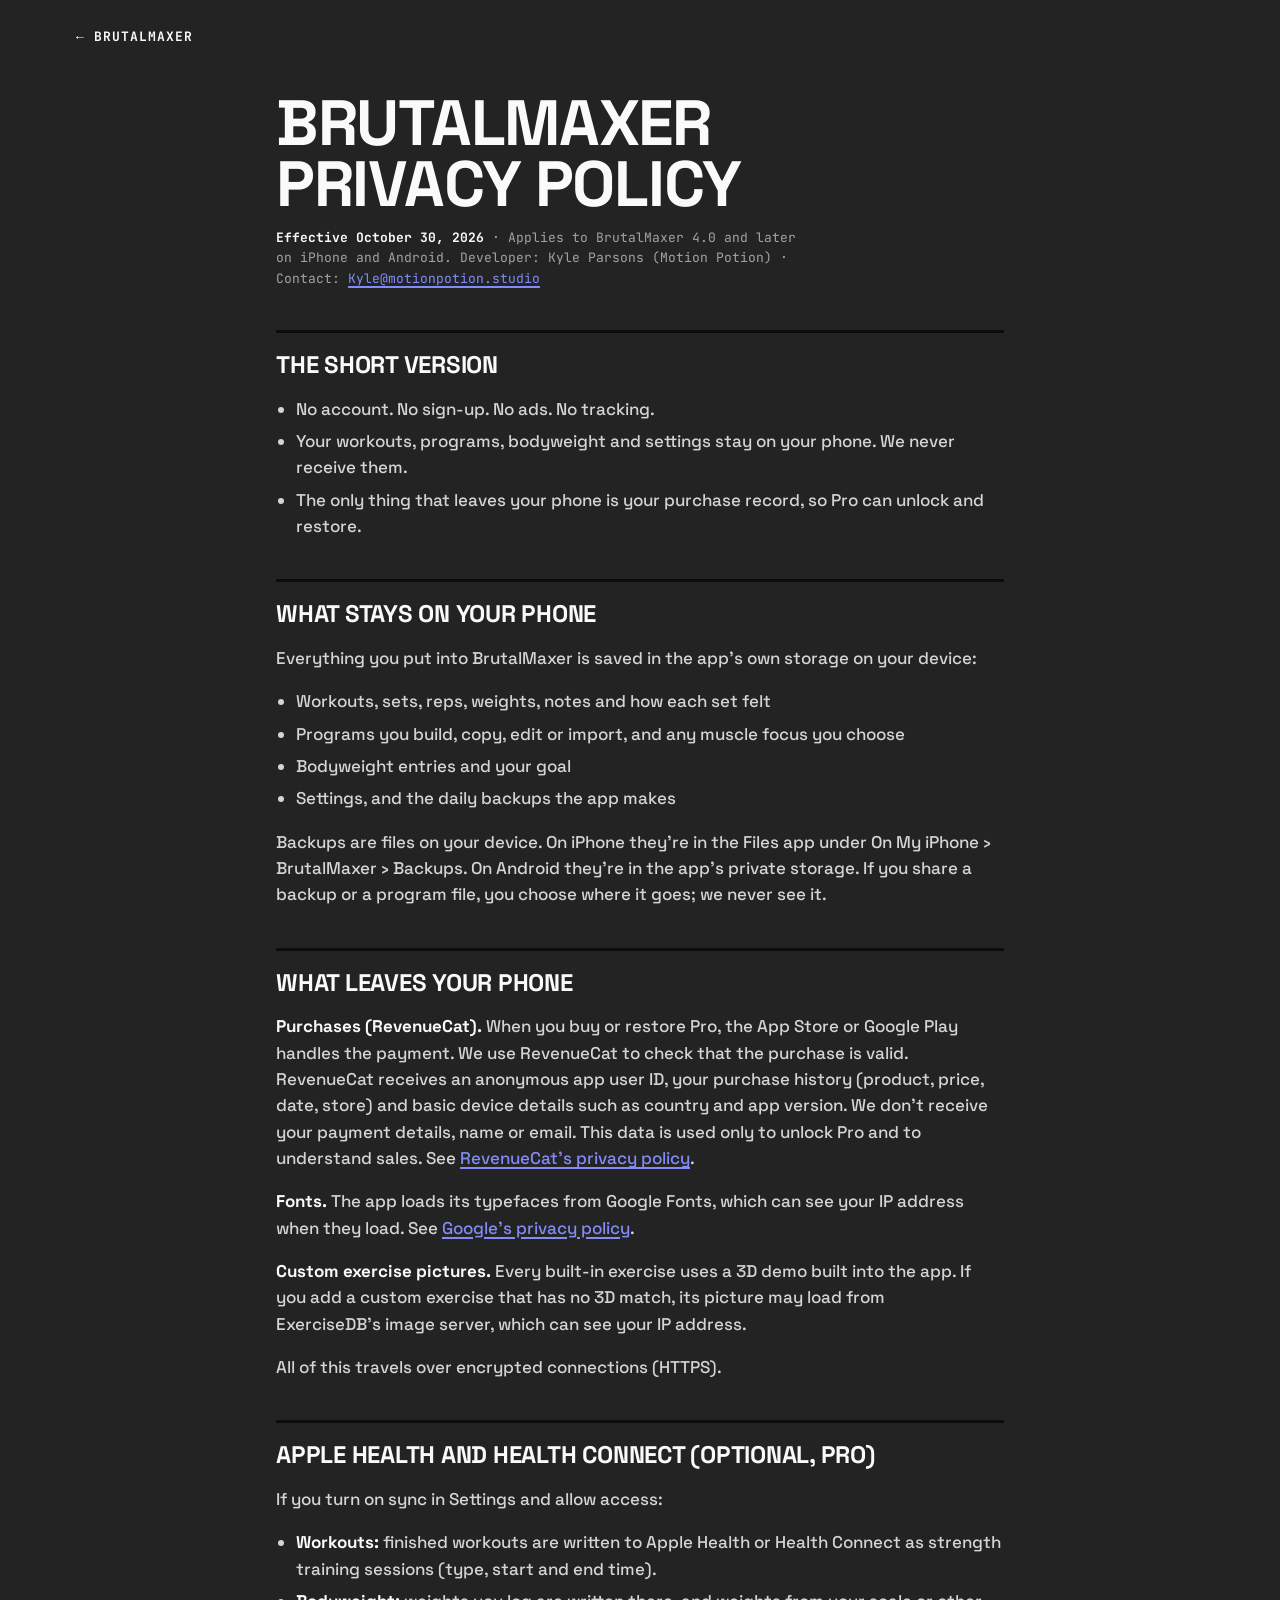
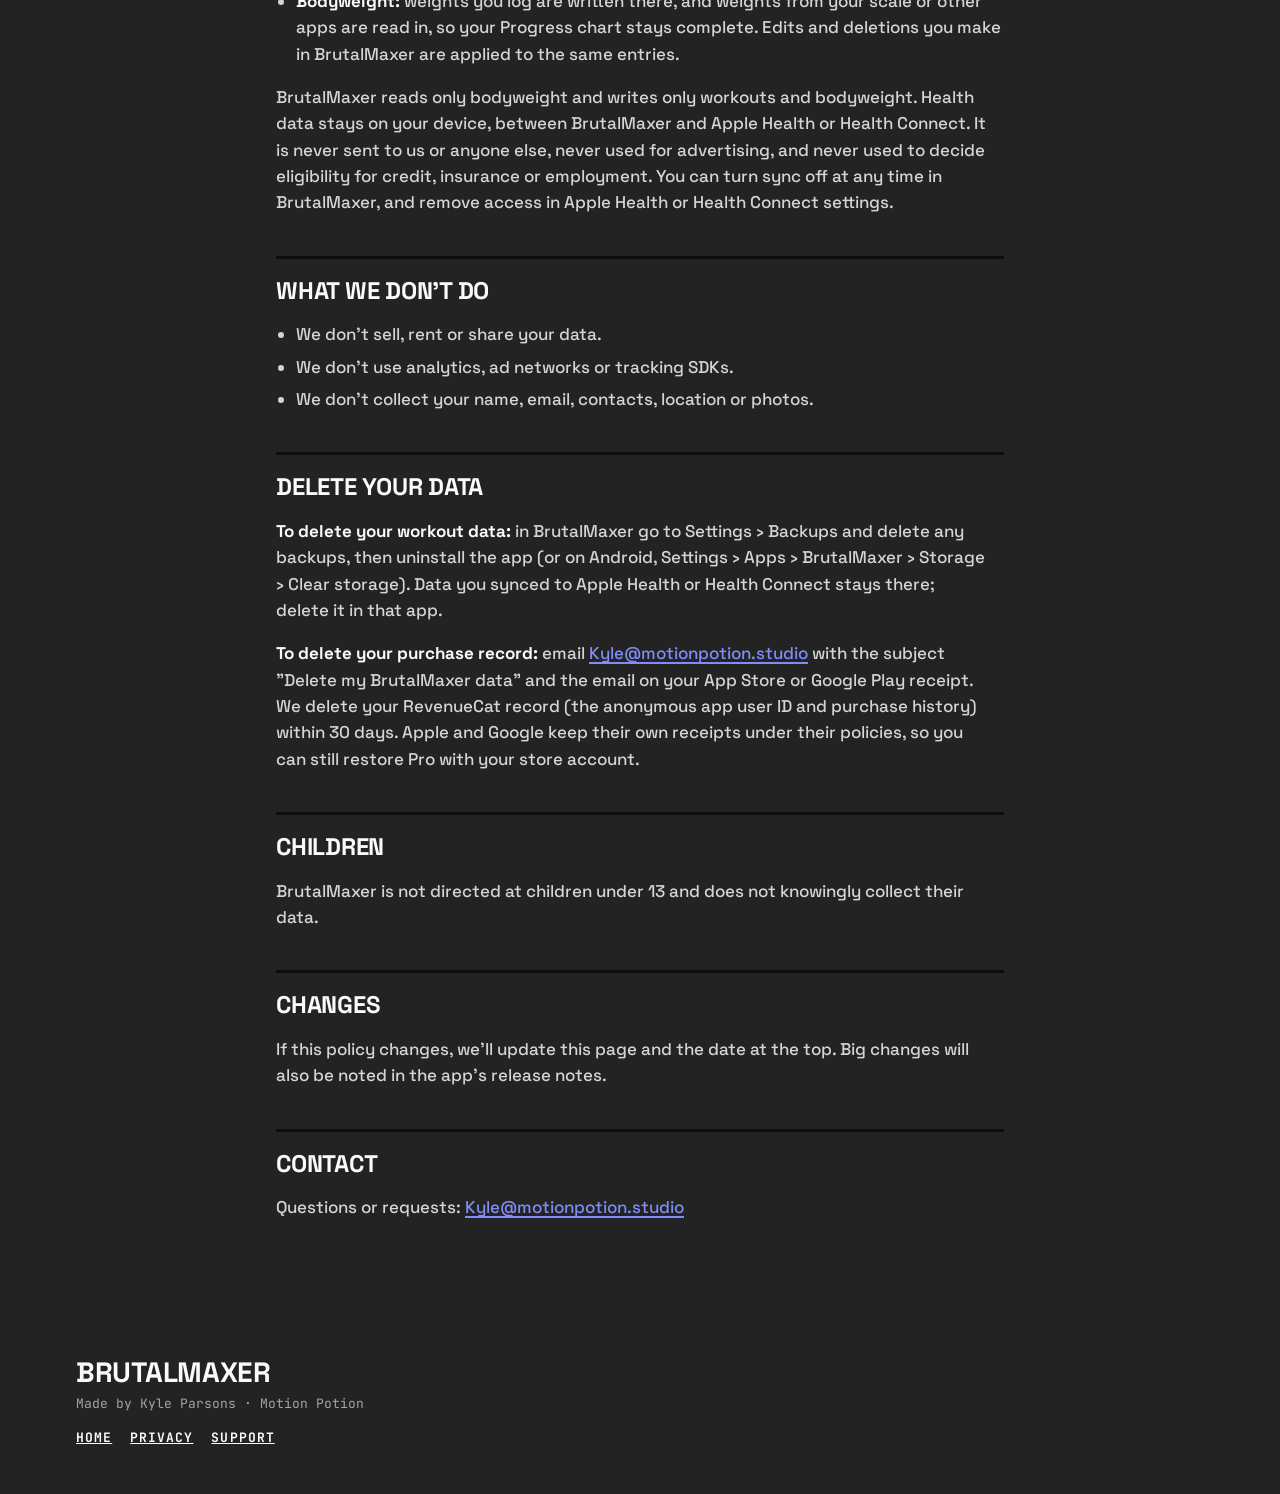
<file: privacy.html>
<!doctype html>
<html lang="en">
<head>
<meta charset="utf-8">
<meta name="viewport" content="width=device-width, initial-scale=1, viewport-fit=cover">
<title>BrutalMaxer Privacy</title>
<meta name="description" content="BrutalMaxer privacy policy. No account, no ads, no tracking. Your workouts stay on your phone.">
<meta name="theme-color" content="#232323">
<meta name="color-scheme" content="dark">
<link rel="icon" href="assets/icon.svg" type="image/svg+xml">
<link rel="stylesheet" href="styles.css?v=7b43fead">
</head>
<body>
<nav class="wrap back" aria-label="Back"><a href="./">← BrutalMaxer</a></nav>
<main class="wrap doc">
<h1>BrutalMaxer Privacy Policy</h1>
<p><strong>Effective October 30, 2026</strong> · Applies to BrutalMaxer 4.0 and later on iPhone and Android.
Developer: Kyle Parsons (Motion Potion) · Contact: <a href="mailto:Kyle@motionpotion.studio">Kyle@motionpotion.studio</a></p>
<h2>The short version</h2>
<ul>
<li>No account. No sign-up. No ads. No tracking.</li>
<li>Your workouts, programs, bodyweight and settings stay on your phone. We never receive them.</li>
<li>The only thing that leaves your phone is your purchase record, so Pro can unlock and restore.</li>
</ul>
<h2>What stays on your phone</h2>
<p>Everything you put into BrutalMaxer is saved in the app's own storage on your device:</p>
<ul>
<li>Workouts, sets, reps, weights, notes and how each set felt</li>
<li>Programs you build, copy, edit or import, and any muscle focus you choose</li>
<li>Bodyweight entries and your goal</li>
<li>Settings, and the daily backups the app makes</li>
</ul>
<p>Backups are files on your device. On iPhone they're in the Files app under On My iPhone › BrutalMaxer › Backups. On Android they're in the app's private storage. If you share a backup or a program file, you choose where it goes; we never see it.</p>
<h2>What leaves your phone</h2>
<p><strong>Purchases (RevenueCat).</strong> When you buy or restore Pro, the App Store or Google Play handles the payment. We use RevenueCat to check that the purchase is valid. RevenueCat receives an anonymous app user ID, your purchase history (product, price, date, store) and basic device details such as country and app version. We don't receive your payment details, name or email. This data is used only to unlock Pro and to understand sales. See <a href="https://www.revenuecat.com/privacy/">RevenueCat's privacy policy</a>.</p>
<p><strong>Fonts.</strong> The app loads its typefaces from Google Fonts, which can see your IP address when they load. See <a href="https://policies.google.com/privacy">Google's privacy policy</a>.</p>
<p><strong>Custom exercise pictures.</strong> Every built-in exercise uses a 3D demo built into the app. If you add a custom exercise that has no 3D match, its picture may load from ExerciseDB's image server, which can see your IP address.</p>
<p>All of this travels over encrypted connections (HTTPS).</p>
<h2>Apple Health and Health Connect (optional, Pro)</h2>
<p>If you turn on sync in Settings and allow access:</p>
<ul>
<li><strong>Workouts:</strong> finished workouts are written to Apple Health or Health Connect as strength training sessions (type, start and end time).</li>
<li><strong>Bodyweight:</strong> weights you log are written there, and weights from your scale or other apps are read in, so your Progress chart stays complete. Edits and deletions you make in BrutalMaxer are applied to the same entries.</li>
</ul>
<p>BrutalMaxer reads only bodyweight and writes only workouts and bodyweight. Health data stays on your device, between BrutalMaxer and Apple Health or Health Connect. It is never sent to us or anyone else, never used for advertising, and never used to decide eligibility for credit, insurance or employment. You can turn sync off at any time in BrutalMaxer, and remove access in Apple Health or Health Connect settings.</p>
<h2>What we don't do</h2>
<ul>
<li>We don't sell, rent or share your data.</li>
<li>We don't use analytics, ad networks or tracking SDKs.</li>
<li>We don't collect your name, email, contacts, location or photos.</li>
</ul>
<h2>Delete your data</h2>
<p><strong>To delete your workout data:</strong> in BrutalMaxer go to Settings › Backups and delete any backups, then uninstall the app (or on Android, Settings › Apps › BrutalMaxer › Storage › Clear storage). Data you synced to Apple Health or Health Connect stays there; delete it in that app.</p>
<p><strong>To delete your purchase record:</strong> email <a href="mailto:Kyle@motionpotion.studio">Kyle@motionpotion.studio</a> with the subject "Delete my BrutalMaxer data" and the email on your App Store or Google Play receipt. We delete your RevenueCat record (the anonymous app user ID and purchase history) within 30 days. Apple and Google keep their own receipts under their policies, so you can still restore Pro with your store account.</p>
<h2>Children</h2>
<p>BrutalMaxer is not directed at children under 13 and does not knowingly collect their data.</p>
<h2>Changes</h2>
<p>If this policy changes, we'll update this page and the date at the top. Big changes will also be noted in the app's release notes.</p>
<h2>Contact</h2>
<p>Questions or requests: <a href="mailto:Kyle@motionpotion.studio">Kyle@motionpotion.studio</a></p>
</main>
<footer class="foot">
  <div class="wrap foot__in">
    <p class="foot__brand">BRUTALMAXER</p>
    <p class="foot__by">Made by Kyle Parsons · Motion Potion</p>
    <nav class="foot__nav" aria-label="Footer"><a href="./">Home</a><a href="privacy.html">Privacy</a><a href="support.html">Support</a></nav>
  </div>
</footer>
</body>
</html>
</file>
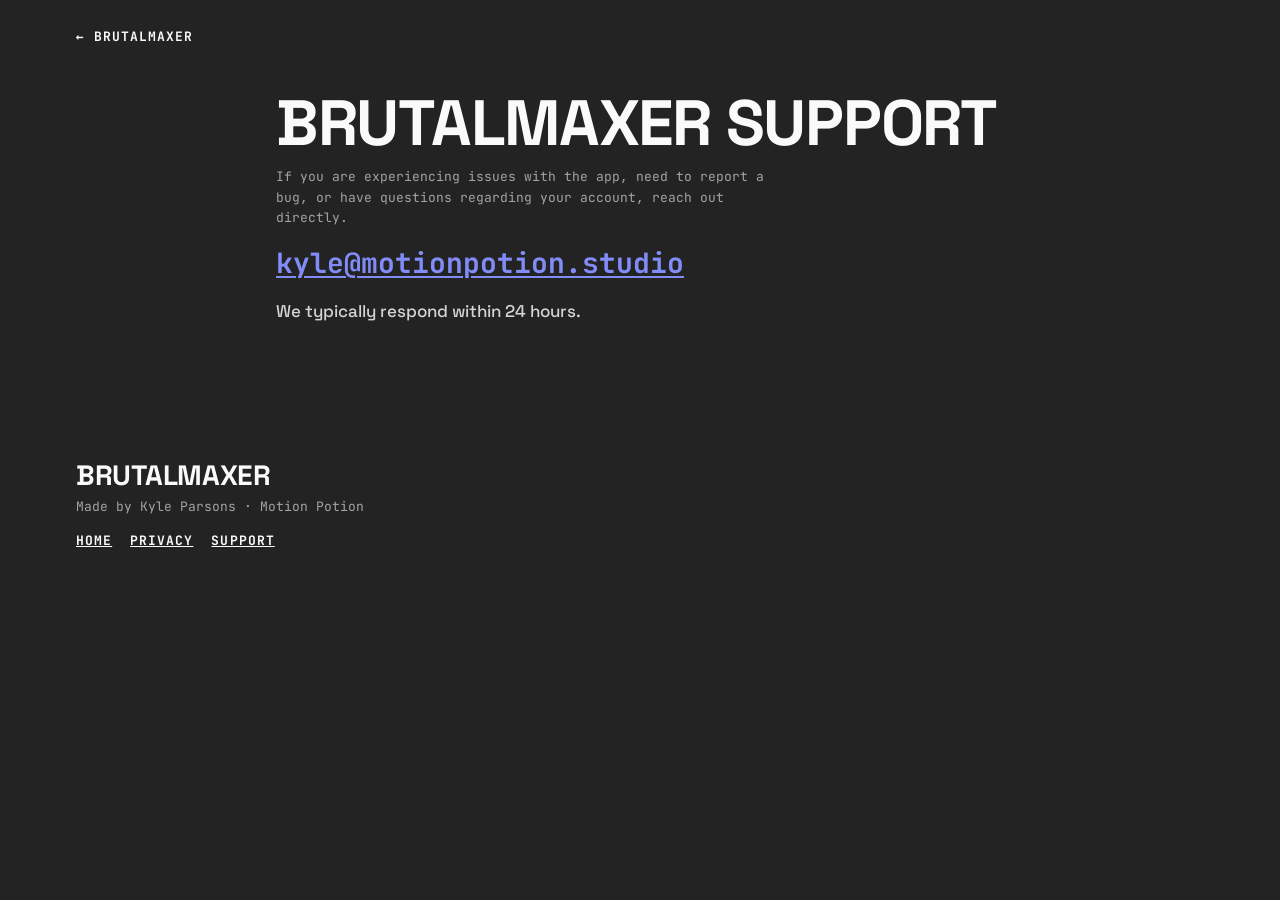
<file: support.html>
<!doctype html>
<html lang="en">
<head>
<meta charset="utf-8">
<meta name="viewport" content="width=device-width, initial-scale=1, viewport-fit=cover">
<title>BrutalMaxer Support</title>
<meta name="description" content="Get help with BrutalMaxer.">
<meta name="theme-color" content="#232323">
<meta name="color-scheme" content="dark">
<link rel="icon" href="assets/icon.svg" type="image/svg+xml">
<link rel="stylesheet" href="styles.css?v=7b43fead">
</head>
<body>
<nav class="wrap back" aria-label="Back"><a href="./">← BrutalMaxer</a></nav>
<main class="wrap doc">
<h1>BrutalMaxer Support</h1>
<p>If you are experiencing issues with the app, need to report a bug, or have questions regarding your account, reach out directly.</p>
<p class="doc__mail"><a href="mailto:kyle@motionpotion.studio">kyle@motionpotion.studio</a></p>

<p>We typically respond within 24 hours.</p>
</main>
<footer class="foot">
  <div class="wrap foot__in">
    <p class="foot__brand">BRUTALMAXER</p>
    <p class="foot__by">Made by Kyle Parsons · Motion Potion</p>
    <nav class="foot__nav" aria-label="Footer"><a href="./">Home</a><a href="privacy.html">Privacy</a><a href="support.html">Support</a></nav>
  </div>
</footer>
</body>
</html>
</file>
<file: styles.css>
/* BrutalMaxer landing page. Tokens mirror the app's dark theme (src/index.css). Dark only. */

@font-face { font-family: "Space Grotesk"; font-weight: 500; font-display: swap; src: url(fonts/space-grotesk-latin-500-normal.woff2) format("woff2"); }
@font-face { font-family: "Space Grotesk"; font-weight: 700; font-display: swap; src: url(fonts/space-grotesk-latin-700-normal.woff2) format("woff2"); }
@font-face { font-family: "JetBrains Mono"; font-weight: 400; font-display: swap; src: url(fonts/jetbrains-mono-latin-400-normal.woff2) format("woff2"); }
@font-face { font-family: "JetBrains Mono"; font-weight: 700; font-display: swap; src: url(fonts/jetbrains-mono-latin-700-normal.woff2) format("woff2"); }

:root {
  /* dark (default) */
  --app: #232323;
  --surface: #1A1A1A;
  --card: #2B2B2B;
  --well: #1A1A1A;
  --press: #333333;
  --line: #0D0D0D;
  --ink: #FAFAFA;
  --soft: #D4D4D4;
  --muted: #A3A3A3;
  --faint: #8A8A8A;
  --on-ink: #1A1A1A;
  --go-ink: #62F167;
  --danger: #F16262;
  --accent: #818CF8;
  --accent-ink: #818CF8;
  --lift-bg: #1A1A1A;
  --lift-floor: #232323;
  /* brand band: identical in both themes, like the ads */
  --indigo: #818CF8;
  --indigo-deep: #4F46E5;
  --poster-ink: #1A1A1A;
  --ghost: #626AB5;
  --cyan: #22D3EE;
  --magenta: #FF4FD8;
  /* set-feel colors from the app (always with #111 text) */
  --q-easy: #5EEAD4;
  --q-clean: #818CF8;
  --q-grindy: #F59E0B;
  --q-broke: #EF4444;
  --q-text: #111111;

  --display: "Space Grotesk", "Arial Black", "Helvetica Neue", Arial, sans-serif;
  --mono: "JetBrains Mono", ui-monospace, "SFMono-Regular", Menlo, Consolas, monospace;
  --gutter-l: max(16px, env(safe-area-inset-left, 0px));
  --gutter-r: max(16px, env(safe-area-inset-right, 0px));
  --step: steps(4, end);
  color-scheme: dark;
}

*, *::before, *::after { box-sizing: border-box; }
html { scroll-behavior: smooth; -webkit-text-size-adjust: 100%; }
@media (prefers-reduced-motion: reduce) { html { scroll-behavior: auto; } }
body {
  margin: 0;
  background: var(--app);
  color: var(--ink);
  font: 500 17px/1.55 var(--display);
  -webkit-font-smoothing: antialiased;
  overflow-x: hidden;
}
body::before { content: ""; position: fixed; inset: 0 0 auto; height: env(safe-area-inset-top, 0px); background: var(--app); z-index: 30; }
img, video, svg { display: block; max-width: 100%; }
a { color: inherit; }
button, input { font: inherit; color: inherit; }
button { cursor: pointer; }
:focus-visible { outline: 3px solid var(--accent); outline-offset: 3px; }
[hidden] { display: none !important; }
.sr-only { position: absolute; width: 1px; height: 1px; overflow: hidden; clip: rect(0 0 0 0); white-space: nowrap; }
.select { user-select: all; -webkit-user-select: all; font-family: var(--mono); }

.wrap { max-width: 1160px; margin: 0 auto; padding-left: var(--gutter-l); padding-right: var(--gutter-r); }

/* ---------- hero (indigo paper poster, same everywhere) ---------- */
.hero, .plan--pro { position: relative; isolation: isolate; background-color: var(--indigo); color: var(--poster-ink); }
.hero::before, .plan--pro::before {
  content: ""; position: absolute; inset: 0; z-index: -1; pointer-events: none;
  background: url(assets/paper.jpg) 0 0 / 512px; mix-blend-mode: multiply; opacity: .14;
}
.hero { border-bottom: 3px solid var(--line); overflow: hidden; }
.hero__in {
  max-width: 1160px; margin: 0 auto;
  padding-left: var(--gutter-l); padding-right: var(--gutter-r);
  padding-top: calc(clamp(24px, 4vw, 48px) + env(safe-area-inset-top, 0px)); padding-bottom: clamp(56px, 7vw, 96px);
  display: grid; grid-template-columns: minmax(0, 1fr); row-gap: 20px; justify-items: start;
}
.hero__in > * { min-width: 0; }
.hero__in > :not(.phone) { position: relative; z-index: 1; }
.phone__decor { position: absolute; inset: 0; width: 100%; height: 100%; max-width: none; z-index: 0; pointer-events: none; }

/* Lockup: plate + stacked wordmark, equal heights. The wordmark is outlined type (BRUTAL, then MAXER
   scaled evenly to BRUTAL's width and sitting on its baseline, then Workout Tracker at the same width). */
.mark { --mark: 48px; margin: 0; display: flex; align-items: flex-start; gap: calc(var(--mark) * .16); }
.mark__plate { flex: none; width: var(--mark); height: var(--mark); overflow: visible; }
.mark__plate circle { stroke: var(--poster-ink); stroke-width: 9; }
.mark__plate .ghost { fill: var(--ghost); stroke: none; }
.mark__plate .ghost--1 { transform: translate(-14px, 12px); }
.mark__plate .ghost--2 { transform: translate(-28px, 24px); opacity: .55; }
.mark__plate .disc circle { fill: var(--poster-ink); }
.mark__plate .disc .hole { fill: var(--indigo); }
.mark__word { flex: none; height: var(--mark); width: calc(var(--mark) * 1.8618); fill: var(--poster-ink); overflow: visible; }

.hero__tag { margin: 0; font: 700 clamp(48px, 8vw, 104px)/.88 var(--display); text-transform: uppercase; letter-spacing: -.025em; text-wrap: balance; }
.hero__tag span { display: block; }
.hero__lede { margin: 0; max-width: 36ch; font-size: clamp(17px, 1.5vw, 19px); line-height: 1.5; }
.hero__fine { margin: 0; font: 700 11px/1.6 var(--mono); text-transform: uppercase; letter-spacing: .08em; opacity: .8; text-wrap: balance; }
.stores { display: flex; flex-wrap: wrap; gap: 12px; }
.store {
  display: grid; text-decoration: none; min-width: 168px; padding: 9px 18px 10px;
  background: var(--poster-ink); color: #FAFAFA; border: 3px solid var(--poster-ink);
  box-shadow: 5px 5px 0 #FAFAFA;
}
.store small { font: 400 10px/1.2 var(--mono); text-transform: uppercase; letter-spacing: .08em; color: #D4D4D4; }
.store b { font: 700 21px/1.1 var(--display); }
.store:hover { box-shadow: 5px 5px 0 var(--cyan); }
.store:active { transform: translate(5px, 5px); box-shadow: none; }
@media (max-width: 520px) {
  .stores { flex-wrap: nowrap; gap: 10px; width: 100%; justify-content: center; }
  .store { flex: 1 1 0; min-width: 0; max-width: 220px; padding: 8px 12px 9px; box-shadow: 4px 4px 0 #FAFAFA; }
  .store small { font-size: 9px; letter-spacing: .04em; white-space: nowrap; }
  .store b { font-size: 18px; white-space: nowrap; }
}
.stores.is-one .store { flex: 0 1 auto; min-width: 200px; max-width: none; }

/* phone: flat video in a frame, or (is-3d) the 3D model; its controls sit in one bar underneath */
.phone {
  margin: 0; position: relative; width: min(320px, 74vw); aspect-ratio: 9 / 16; max-width: 100%;
  border: 4px solid var(--poster-ink); background: var(--poster-ink);
  box-shadow: 12px 12px 0 var(--poster-ink); margin-bottom: 84px;
}
.phone video { width: 100%; height: 100%; object-fit: cover; }
.phone.is-3d { z-index: 3; border-color: transparent; background: transparent; box-shadow: none; touch-action: pan-y pinch-zoom; cursor: grab; outline-offset: 6px; }
.hero.is-grabbing .phone.is-3d, .hero.is-grabbing .phone__canvas { cursor: grabbing; }
.phone.is-3d video { opacity: 0; pointer-events: none; }
.phone.is-pending { border-color: transparent; background: transparent; box-shadow: none; }
.phone.is-pending video { opacity: 0; }
/* the canvas spans the whole hero so a zoomed phone can fill it; at 1x it lets clicks through */
.phone__canvas { position: absolute; inset: 0; width: 100%; height: 100%; max-width: none; z-index: 2; pointer-events: none; }
.hero.phone-zoomed .phone__canvas { pointer-events: auto; touch-action: none; cursor: grab; }
.hero.phone-zoomed .phone.is-3d { touch-action: none; }
.phone__bar {
  position: absolute; left: -40px; right: -40px; top: calc(100% + 16px); z-index: 3;
  display: flex; flex-wrap: wrap; justify-content: center; align-items: center; gap: 8px 8px;
}
.phone__hint { display: none; flex-basis: 100%; text-align: center; font: 700 10px/1 var(--mono); text-transform: uppercase; letter-spacing: .12em; opacity: .75; pointer-events: none; }
.phone.is-3d .phone__hint { display: block; }
.phone.needs-tap .phone__hint { display: block; opacity: 1; color: var(--poster-ink); font-size: 12px; }
.phone__zoom { display: flex; gap: 8px; }
.phone__zoom button, .sound {
  height: 40px; min-width: 40px; padding: 0 12px; display: grid; place-items: center;
  background: #FAFAFA; color: #111; border: 3px solid #111; box-shadow: 3px 3px 0 #111;
  font: 700 11px/1 var(--mono); text-transform: uppercase; letter-spacing: .08em;
}
.phone__zoom button { padding: 0; font-size: 20px; letter-spacing: 0; }
.phone__zoom button:active, .sound:active { transform: translate(3px, 3px); box-shadow: none; }
.phone__zoom button:disabled { opacity: .45; cursor: default; }
.sound.is-on { background: var(--q-easy); }

/* ---------- option A: centered stack, phone below ---------- */
.hero[data-v="a"] .hero__in { justify-items: center; text-align: center; }
.hero[data-v="a"] .mark { --mark: 44px; margin-bottom: clamp(16px, 4vw, 40px); }
.hero[data-v="a"] .hero__tag { font-size: clamp(52px, 9vw, 120px); }
.hero[data-v="a"] .stores { justify-content: center; }
.hero[data-v="a"] .phone { margin-top: clamp(20px, 4vw, 48px); width: min(340px, 76vw); }


/* Opening: plate drops, ghosts trail, wordmark stamps in. 12fps feel via steps(). */
.js .mark__plate .disc { animation: drop .5s steps(6, end) .15s both; transform-origin: 100px 188px; }
.js .mark__plate .ghost--1 { animation: ghost1 .5s steps(6, end) .25s both; }
.js .mark__plate .ghost--2 { animation: ghost2 .5s steps(6, end) .33s both; }
.js .mark__word { transform-origin: 0 50%; animation: pop .42s steps(5, end) .55s both, flash-svg .5s steps(4, end) .55s both; }
.js .hero__tag, .js .hero__lede, .js .stores, .js .hero__fine { animation: up .34s steps(4, end) both; }
.js .hero__tag { animation-delay: 1.05s; }
.js .hero__lede { animation-delay: 1.15s; }
.js .stores { animation-delay: 1.25s; }
.js .hero__fine { animation-delay: 1.32s; }
.js .phone--hero { animation: up .4s steps(5, end) .7s both; }

@keyframes drop {
  0%   { transform: translateY(-260px); }
  60%  { transform: translateY(0) scale(1.12, .86); }
  80%  { transform: translateY(-14px) scale(.96, 1.05); }
  100% { transform: translateY(0) scale(1); }
}
@keyframes ghost1 { from { transform: translate(0, -260px); } to { transform: translate(-14px, 12px); } }
@keyframes ghost2 { from { transform: translate(0, -260px); opacity: 0; } to { transform: translate(-28px, 24px); opacity: .55; } }
@keyframes pop {
  0%   { transform: scale(.4); opacity: 0; }
  60%  { transform: scale(1.12); opacity: 1; }
  100% { transform: scale(1); }
}
@keyframes flash {
  0%, 100% { text-shadow: none; }
  25% { text-shadow: -6px 0 var(--cyan), 6px 0 var(--magenta); }
  50% { text-shadow: 5px 2px var(--cyan), -5px -2px var(--magenta); }
  75% { text-shadow: -3px 0 var(--cyan), 3px 0 var(--magenta); }
}
@keyframes flash-svg {
  0%, 100% { filter: none; }
  25% { filter: drop-shadow(-6px 0 var(--cyan)) drop-shadow(6px 0 var(--magenta)); }
  50% { filter: drop-shadow(5px 2px var(--cyan)) drop-shadow(-5px -2px var(--magenta)); }
  75% { filter: drop-shadow(-3px 0 var(--cyan)) drop-shadow(3px 0 var(--magenta)); }
}
@keyframes slide { from { transform: translateX(-40px); opacity: 0; } to { transform: none; opacity: 1; } }
@keyframes up { from { transform: translateY(26px); opacity: 0; } to { transform: none; opacity: 1; } }

/* ---------- section heads ---------- */
.try, .tour, .pricing { padding-block: clamp(56px, 8vw, 104px); }
.tour { background: var(--surface); border-block: 3px solid var(--line); }
.sec-head { display: flex; flex-wrap: wrap; align-items: end; justify-content: space-between; gap: 8px 24px; margin-bottom: clamp(24px, 4vw, 40px); }
.sec-title { margin: 0; font: 700 clamp(36px, 6.4vw, 72px)/.92 var(--display); text-transform: uppercase; letter-spacing: -.02em; text-wrap: balance; }
.sec-note { margin: 0; max-width: 30em; font: 400 14px/1.5 var(--mono); color: var(--muted); }
/* headings stay visible; when one scrolls in it stamps and flashes once */
.sec-title.is-in { animation: pop .38s steps(5, end) both, flash .5s steps(4, end) both; }

/* ---------- try-it cards ---------- */
.grid { display: grid; gap: 24px; grid-template-columns: minmax(0, 1fr); align-items: start; }
@media (min-width: 720px) { .grid { grid-template-columns: repeat(2, minmax(0, 1fr)); } .card--wide { grid-column: 1 / -1; } }
@media (min-width: 1040px) { .grid { grid-template-columns: repeat(3, minmax(0, 1fr)); } .card--wide { grid-column: span 2; } }
.card {
  min-width: 0; display: flex; flex-direction: column; gap: 16px;
  background: var(--card); border: 3px solid var(--line); box-shadow: 6px 6px 0 var(--line);
  padding: 18px;
}
.card__head { display: grid; gap: 4px; }
.eyebrow { margin: 0; font: 700 11px/1 var(--mono); text-transform: uppercase; letter-spacing: .14em; color: var(--accent-ink); }
.card__title { margin: 0; font: 700 22px/1.15 var(--display); text-wrap: balance; }
.app { display: grid; gap: 14px; background: var(--surface); border: 3px solid var(--line); padding: 14px; align-content: start; }

/* exercise header */
.ex { display: flex; align-items: start; justify-content: space-between; gap: 12px; }
.ex__name { margin: 0; font: 700 20px/1.1 var(--display); }
.ex__meta { margin: 4px 0 0; font: 400 13px/1.3 var(--mono); color: var(--muted); }
.ex__badge { flex: none; font: 700 11px/1 var(--mono); text-transform: uppercase; letter-spacing: .06em; border: 2px solid var(--line); padding: 6px 7px; background: var(--card); color: var(--soft); }

/* sets + steppers */
.sets { display: grid; gap: 8px; }
.sets__head, .setrow { display: grid; grid-template-columns: 28px minmax(0, 1fr) minmax(0, 1fr); gap: 10px; align-items: center; }
.sets__head { font: 700 10px/1 var(--mono); text-transform: uppercase; letter-spacing: .1em; color: var(--faint); }
.setrow__n { font: 700 16px/1 var(--mono); color: var(--muted); text-align: center; }
.stepper { display: grid; grid-template-columns: 44px minmax(0, 1fr) 44px; border: 3px solid var(--line); background: var(--well); height: 50px; }
.stepper button { border: 0; background: var(--press); font: 700 22px/1 var(--mono); }
.stepper button:active { background: var(--accent); color: var(--q-text); }
.stepper input, .stepper output {
  width: 100%; min-width: 0; border: 0; border-inline: 3px solid var(--line); background: transparent;
  text-align: center; font: 700 22px/1 var(--mono); display: grid; place-items: center;
}
.stepper input:focus-visible { outline: 3px solid var(--accent); outline-offset: -3px; }
.stepper--ghost { opacity: .6; }
.stepper--ghost span { background: var(--press); }
@media (max-width: 480px) {
  .sets__head, .setrow { grid-template-columns: 18px minmax(0, 1.25fr) minmax(0, 1fr); gap: 8px; }
  .stepper { grid-template-columns: 36px minmax(0, 1fr) 36px; }
  .stepper input, .stepper output { font-size: 19px; }
  .card { padding: 14px; }
  .app { padding: 12px; }
}
.stepper--big { height: 58px; grid-template-columns: 52px minmax(0, 1fr) 52px; }
.stepper--big input { font-size: 28px; }

.feel { display: grid; grid-template-columns: repeat(4, minmax(0, 1fr)); gap: 6px; }
.feel button {
  min-height: 52px; display: flex; flex-direction: column; align-items: center; justify-content: center; gap: 3px;
  border: 2px solid var(--line); color: var(--q-text); padding: 4px 2px;
  font: 700 10.5px/1.1 var(--mono); text-transform: uppercase; letter-spacing: .02em; text-align: center;
}
.feel button:hover { box-shadow: 3px 3px 0 var(--line); transform: translate(-2px, -2px); }
.feel svg { width: 16px; height: 16px; }
.feel--easy { background: var(--q-easy); }
.feel--clean { background: var(--q-clean); }
.feel--grindy { background: var(--q-grindy); }
.feel--broke { background: var(--q-broke); }

.target { border: 3px solid var(--line); background: var(--app); padding: 12px 14px; display: grid; gap: 6px; }
.target__label { margin: 0; font: 700 10px/1 var(--mono); text-transform: uppercase; letter-spacing: .14em; color: var(--faint); }
.target__value { margin: 0; font: 700 26px/1.1 var(--display); text-transform: uppercase; }
.target__value.is-up { color: var(--go-ink); }
.target__value.is-down { color: var(--danger); }
.target__detail { margin: 0; font: 400 13px/1.45 var(--mono); color: var(--soft); }
.target__nums { display: grid; grid-template-columns: repeat(2, minmax(0, 1fr)); gap: 8px; margin-top: 4px; }
.target__num { display: grid; grid-template-columns: auto 1fr; align-items: baseline; gap: 2px 8px; background: var(--surface); border: 2px solid var(--line); padding: 8px 10px; }
.target__num span { grid-column: 1 / -1; font: 700 10px/1 var(--mono); text-transform: uppercase; letter-spacing: .12em; color: var(--faint); }
.target__num b { font: 700 24px/1 var(--mono); }
.target__num i { font: 700 12px/1 var(--mono); font-style: normal; color: var(--muted); }
.target__num i.is-up { color: var(--go-ink); }
.target__num i.is-down { color: var(--danger); }
.target__use { margin: 4px 0 0; text-align: center; padding: 10px; border: 3px solid var(--line); background: var(--ink); color: var(--on-ink); font: 700 13px/1 var(--mono); text-transform: uppercase; letter-spacing: .06em; }

/* next-target simulation: today → next workout */
.sim { overflow: hidden; }
.sim__step { display: grid; gap: 14px; }
.sim__when { display: flex; align-items: center; gap: 10px; font: 700 11px/1 var(--mono); text-transform: uppercase; letter-spacing: .1em; color: var(--muted); }
.sim__day { background: var(--ink); color: var(--on-ink); padding: 6px 8px; }
.sim__day--next { background: var(--accent); color: var(--q-text); }
.sim__ask { margin: 2px 0 0; font: 700 12px/1.4 var(--mono); text-transform: uppercase; letter-spacing: .06em; color: var(--soft); }
.sim__why { margin: 0; padding: 12px 14px; border-left: 6px solid var(--accent); background: var(--card); font-size: 16px; line-height: 1.5; }
.sim__reset { justify-self: start; }
.sim__step.is-out { animation: sim-out .26s steps(3, end) both; }
.sim__step.is-in { animation: sim-in .36s steps(4, end) both; }
@keyframes sim-out { to { transform: translateX(-40px); opacity: 0; } }
@keyframes sim-in { from { transform: translateX(48px); opacity: 0; } to { transform: none; opacity: 1; } }

/* personal bests */
.pb { position: relative; }
.pb__toast {
  display: grid; gap: 3px; padding: 10px 12px; border: 3px solid var(--line); background: var(--card);
  font: 700 11px/1.35 var(--mono); text-transform: uppercase; letter-spacing: .04em; color: var(--soft);
}
.pb__toast b { font: 700 18px/1.1 var(--display); color: var(--ink); }
.pb__toast.is-pr { background: #62F167; color: #111; }
.pb__toast.is-pr b { color: #111; }
.pb__toast.is-pop { animation: pop .3s steps(4, end) both; }
.pb__bests { display: grid; grid-template-columns: repeat(2, minmax(0, 1fr)); gap: 8px; }
.pb__bests div { display: grid; gap: 4px; border: 2px solid var(--line); background: var(--well); padding: 8px 10px; }
.pb__bests span { font: 700 10px/1 var(--mono); text-transform: uppercase; letter-spacing: .12em; color: var(--faint); }
.pb__bests b { font: 700 22px/1 var(--mono); }
.pb__log { display: grid; grid-template-columns: minmax(0, 1.3fr) auto minmax(0, 1fr); gap: 8px; align-items: center; }
.pb__x { font: 700 18px/1 var(--mono); color: var(--muted); }
.pb__actions { display: flex; gap: 8px; }
.pb__actions .btn-ink { flex: 1; }
.pb__chart { display: grid; gap: 8px; border-top: 3px solid var(--line); padding-top: 12px; }
.pb__charthead { display: grid; gap: 8px; font: 700 11px/1 var(--mono); text-transform: uppercase; letter-spacing: .08em; color: var(--soft); }
.pb__charthead .seg { display: grid; grid-auto-flow: column; grid-auto-columns: minmax(0, 1fr); }
.pb__charthead .seg button { min-width: 0; padding: 0 6px; font-size: 11px; }
.pro { font-style: normal; font: 700 9px/1 var(--mono); letter-spacing: .1em; text-transform: uppercase; background: var(--accent); color: var(--q-text); padding: 3px 5px; margin-left: 6px; vertical-align: 1px; }
.free { font: 700 9px/1 var(--mono); letter-spacing: .1em; text-transform: uppercase; background: var(--q-easy); color: var(--q-text); padding: 3px 5px; }
.chart { width: 100%; height: auto; display: block; }
.chart__grid { stroke: var(--press); stroke-width: 1; }
.chart__lab { fill: var(--faint); font: 400 9px var(--mono); }
.chart__line { fill: none; stroke: var(--accent); stroke-width: 3; stroke-linejoin: round; }
.chart__dot { fill: var(--surface); stroke: var(--accent); stroke-width: 2; }
.chart__dot.is-best { fill: var(--accent); }
.chart__dot.is-today { fill: #62F167; stroke: #111; }

/* programs */
.prog__feat { display: grid; gap: 8px; }
.prog__name { margin: 0; font: 700 22px/1.1 var(--display); text-transform: uppercase; }
.prog__meta { margin: 0; font: 700 11px/1.4 var(--mono); text-transform: uppercase; letter-spacing: .06em; color: var(--muted); }
.prog__meta .pro { margin-left: 0; }
.prog__desc { margin: 0; color: var(--soft); font-size: 15px; line-height: 1.5; }
.prog__weeks { display: grid; grid-template-columns: repeat(12, minmax(0, 1fr)); gap: 3px; }
.prog__weeks .wk { display: grid; place-items: center; height: 26px; border: 2px solid var(--line); background: var(--well); font: 700 10px/1 var(--mono); color: var(--faint); }
.prog__weeks .wk.is-free { background: var(--q-easy); color: var(--q-text); }
.prog__tags { display: flex; flex-wrap: wrap; gap: 6px; }
.prog__tags span { font: 700 10px/1 var(--mono); text-transform: uppercase; letter-spacing: .06em; border: 2px solid var(--line); background: var(--card); padding: 5px 7px; color: var(--soft); }
.prog__toggle {
  display: flex; justify-content: space-between; align-items: center; min-height: 46px; padding: 0 14px;
  border: 3px solid var(--line); background: var(--ink); color: var(--on-ink); box-shadow: 3px 3px 0 var(--line);
  font: 700 12px/1 var(--mono); text-transform: uppercase; letter-spacing: .08em;
}
.prog__toggle:active { transform: translate(3px, 3px); box-shadow: none; }
.prog__toggle[aria-expanded="true"] .prog__chev { transform: rotate(180deg); }
.prog__list { list-style: none; margin: 0; padding: 0; display: grid; gap: 4px; max-height: 340px; overflow-y: auto; border: 2px solid var(--line); background: var(--well); padding: 4px; }
.prog__list button {
  width: 100%; display: grid; gap: 3px; text-align: left; padding: 9px 10px; border: 2px solid transparent; background: var(--card);
}
.prog__list button:hover { border-color: var(--accent); }
.prog__list button[aria-pressed="true"] { border-color: var(--accent); background: var(--press); }
.prog__li-name { font: 700 14px/1.2 var(--display); }
.prog__li-meta { font: 400 11px/1.2 var(--mono); color: var(--muted); text-transform: uppercase; letter-spacing: .04em; }

/* rest timer card: full width, copy + set kinds on one side, the timer on the other */
.card--full { grid-column: 1 / -1; }
.rest-wrap { display: grid; gap: 18px; }
@media (min-width: 900px) { .rest-wrap { grid-template-columns: minmax(0, 1.1fr) minmax(0, .9fr); align-items: center; gap: 28px; } }
.rest-copy { display: grid; gap: 14px; }
.rest-copy__p { margin: 0; color: var(--soft); max-width: 52ch; }
.restkind { display: grid; grid-template-columns: repeat(2, minmax(0, 1fr)); gap: 8px; }
.restkind button {
  display: grid; grid-template-columns: 1fr auto; gap: 2px 8px; text-align: left; padding: 10px 12px;
  border: 2px solid var(--line); background: var(--well);
}
.restkind b { font: 700 15px/1.1 var(--display); }
.restkind span { grid-column: 1; font: 400 11px/1.3 var(--mono); color: var(--muted); }
.restkind i { grid-column: 2; grid-row: 1 / 3; align-self: center; font: 700 18px/1 var(--mono); font-style: normal; }
.restkind button[aria-checked="true"] { border-width: 3px; border-color: var(--line); background: var(--accent); color: var(--q-text); box-shadow: 3px 3px 0 var(--line); }
.restkind button[aria-checked="true"] span { color: var(--q-text); }

/* segmented control (app style) */
.seg { display: inline-grid; grid-auto-flow: column; border: 3px solid var(--line); background: var(--well); }
.seg button { min-height: 44px; min-width: 48px; padding: 0 10px; border: 0; background: transparent; font: 700 12px/1 var(--mono); text-transform: uppercase; letter-spacing: .06em; color: var(--muted); }
.seg button + button { border-left: 3px solid var(--line); }
.seg button[aria-checked="true"], .seg button[aria-pressed="true"] { background: var(--ink); color: var(--on-ink); }
.seg--full { display: grid; grid-auto-flow: column; grid-auto-columns: minmax(0, 1fr); }
.plates__fine { margin: 0; font: 400 12px/1.5 var(--mono); color: var(--muted); }

/* rest timer */
.rest { transition: background .1s steps(1); }
.rest__top { display: flex; justify-content: space-between; gap: 8px; flex-wrap: wrap; font: 700 11px/1 var(--mono); text-transform: uppercase; letter-spacing: .1em; color: var(--muted); }
.rest__kind { color: var(--accent-ink); }
.dial { width: min(220px, 100%); margin: 0 auto; }
.dial__face { fill: var(--well); stroke: var(--line); stroke-width: 4; }
.dial__crown { fill: var(--line); }
.dial__wedge { fill: var(--accent); }
.dial__ticks line { stroke: var(--line); stroke-width: 2.5; }
.dial__hand { stroke: var(--ink); stroke-width: 4; stroke-linecap: square; }
.dial__hub { fill: var(--ink); stroke: var(--line); stroke-width: 2; }
.rest__row { display: grid; grid-template-columns: minmax(0, 1fr) auto auto auto; gap: 8px; align-items: center; }
.rest__time { font: 700 34px/1 var(--mono); font-variant-numeric: tabular-nums; }
.btn-sq {
  min-height: 46px; min-width: 52px; padding: 0 10px; border: 3px solid var(--line); background: var(--press);
  font: 700 13px/1 var(--mono); text-transform: uppercase; box-shadow: 3px 3px 0 var(--line);
}
.btn-sq:active { transform: translate(3px, 3px); box-shadow: none; }
.btn-ink { background: var(--ink); color: var(--on-ink); }
.rest.is-done { background: var(--danger); }
.rest.is-done .rest__top, .rest.is-done .rest__kind, .rest.is-done .rest__time { color: var(--on-ink); }
.rest.is-done .dial__face { fill: var(--danger); stroke: var(--on-ink); }
.rest.is-done .dial__wedge { fill: transparent; }
.rest.is-done .dial__hand, .rest.is-done .dial__hub { stroke: var(--on-ink); fill: var(--on-ink); }
.rest.is-done .dial__ticks line { stroke: var(--on-ink); }
.rest.is-done .dial { animation: shake .4s steps(4, end) 2; }
@keyframes shake { 25% { transform: translateX(-5px) rotate(-3deg); } 75% { transform: translateX(5px) rotate(3deg); } }

/* muscle focus */
.chips { display: flex; flex-wrap: wrap; gap: 6px; }
.chip {
  min-height: 40px; padding: 0 12px; border: 2px solid var(--line); background: var(--well); color: var(--soft);
  font: 700 12px/1 var(--mono); text-transform: uppercase; letter-spacing: .04em;
}
.chip[aria-pressed="true"] { background: var(--accent); color: var(--q-text); border-width: 3px; box-shadow: 2px 2px 0 var(--line); }
.vol { display: grid; gap: 6px; }
.vol__row { display: grid; grid-template-columns: 92px minmax(0, 1fr) 30px; gap: 8px; align-items: center; font: 700 11px/1 var(--mono); text-transform: uppercase; letter-spacing: .03em; color: var(--soft); }
.vol__track { position: relative; height: 16px; background: var(--well); border: 2px solid var(--line); }
.vol__fill { position: absolute; inset: 0 auto 0 0; background: var(--muted); transition: width .3s steps(4, end); }
.vol__row.is-focus .vol__fill { background: var(--accent); }
.vol__row.is-focus { color: var(--ink); }
.vol__floor { position: absolute; top: -4px; bottom: -4px; width: 3px; background: var(--ink); }
.vol__n { text-align: right; font-variant-numeric: tabular-nums; }
.vol__row.is-focus .vol__n { color: var(--accent-ink); }

/* 3D lift */
.lift {
  position: relative; background: var(--lift-bg); border: 3px solid var(--line); cursor: grab; touch-action: pan-y;
  aspect-ratio: 620 / 560; max-width: 100%; overflow: hidden; user-select: none; -webkit-user-select: none;
}
.lift:active { cursor: grabbing; }
.lift img { width: 100%; height: 100%; object-fit: cover; pointer-events: none; }
.lift__live { position: absolute; inset: 0; }
.lift.is-live img { visibility: hidden; }
.lift__hint {
  position: absolute; z-index: 1; left: 10px; bottom: 10px; font: 700 11px/1 var(--mono); text-transform: uppercase; letter-spacing: .1em;
  color: var(--muted); background: var(--surface); border: 2px solid var(--line); padding: 6px 8px;
}

/* ---------- tour ---------- */
.tour__frame { border: 4px solid var(--line); box-shadow: 10px 10px 0 var(--line); background: #000; aspect-ratio: 16 / 9; max-width: 100%; }
.tour__frame video { width: 100%; height: 100%; }

/* ---------- pricing ---------- */
.plans { display: grid; gap: 24px; grid-template-columns: minmax(0, 1fr); }
@media (min-width: 760px) { .plans { grid-template-columns: repeat(2, minmax(0, 1fr)); } }
.plan { min-width: 0; background: var(--card); border: 3px solid var(--line); box-shadow: 6px 6px 0 var(--line); padding: 24px; display: grid; gap: 14px; align-content: start; }
.plan--pro { background-color: var(--indigo); box-shadow: 8px 8px 0 var(--line); }
.plan--pro .eyebrow { color: var(--poster-ink); }
.plan__price { margin: 0; display: flex; flex-wrap: wrap; align-items: baseline; gap: 6px 12px; font: 700 56px/1 var(--display); letter-spacing: -.02em; }
.plan__price s { font-size: 24px; font-weight: 500; opacity: .75; }
.tag { align-self: center; font: 700 11px/1 var(--mono); letter-spacing: .1em; text-transform: uppercase; background: var(--poster-ink); color: var(--q-easy); padding: 6px 8px; }
.plan__list { margin: 0; padding: 0; list-style: none; display: grid; gap: 10px; }
.plan__list li { display: grid; grid-template-columns: 18px minmax(0, 1fr); gap: 10px; align-items: start; }
.plan__list li::before { content: ""; width: 14px; height: 14px; margin-top: 5px; border: 3px solid currentColor; }
.plan--pro .plan__list li::before { background: var(--poster-ink); }

/* ---------- privacy band ---------- */
.privacy { background: var(--ink); color: var(--on-ink); border-block: 3px solid var(--line); }
.privacy__in { padding-block: clamp(36px, 6vw, 64px); display: grid; gap: 18px; justify-items: start; }
.privacy__title { margin: 0; font: 700 clamp(28px, 5vw, 52px)/1 var(--display); text-transform: uppercase; letter-spacing: -.02em; text-wrap: balance; }
.privacy__facts { margin: 0; padding: 0; list-style: none; display: flex; flex-wrap: wrap; gap: 8px; }
.privacy__facts li { font: 700 12px/1 var(--mono); text-transform: uppercase; letter-spacing: .1em; border: 3px solid var(--on-ink); padding: 9px 12px; }
.privacy__link { font: 700 14px/1 var(--mono); text-underline-offset: 5px; text-decoration-thickness: 2px; }

/* ---------- footer ---------- */
.foot { padding-block: 40px calc(40px + env(safe-area-inset-bottom, 0px)); }
.foot__in { display: grid; gap: 8px; }
.foot__brand { margin: 0; font: 700 28px/1 var(--display); letter-spacing: -.01em; }
.foot__by, .foot__mail { margin: 0; font: 400 13px/1.5 var(--mono); color: var(--muted); }
.foot__nav { display: flex; gap: 18px; font: 700 13px/1 var(--mono); text-transform: uppercase; letter-spacing: .08em; }
.foot__nav a { padding-block: 10px; }

/* ---------- reduced motion ---------- */
@media (prefers-reduced-motion: reduce) {
  *, *::before, *::after { animation: none !important; transition: none !important; }
}

/* ---------- privacy / support pages ---------- */
.doc { max-width: 760px; padding-block: clamp(40px, 7vw, 80px); }
.doc h1 { margin: 0 0 12px; font: 700 clamp(36px, 7vw, 64px)/.95 var(--display); text-transform: uppercase; letter-spacing: -.02em; text-wrap: balance; }
.doc h2 { margin: 40px 0 10px; font: 700 24px/1.15 var(--display); text-transform: uppercase; letter-spacing: -.01em; border-top: 3px solid var(--line); padding-top: 18px; }
.doc p, .doc li { color: var(--soft); max-width: 65ch; }
.doc strong { color: var(--ink); }
.doc ul { padding-left: 1.2em; display: grid; gap: 6px; }
.doc a { color: var(--accent-ink); text-underline-offset: 3px; text-decoration-thickness: 2px; }
.doc > p:first-of-type { font: 400 13px/1.6 var(--mono); color: var(--muted); }
.doc__mail a { font: 700 clamp(20px, 4vw, 28px)/1.2 var(--mono); }
.back { padding-top: calc(20px + env(safe-area-inset-top, 0px)); }
.back a { display: inline-block; padding-block: 10px; font: 700 13px/1 var(--mono); text-transform: uppercase; letter-spacing: .08em; text-decoration: none; }
.back a:hover { text-decoration: underline; text-underline-offset: 4px; text-decoration-thickness: 2px; }
.back + .doc { padding-top: clamp(16px, 4vw, 40px); }
@media (min-width: 1100px) { .hero[data-v="a"] .phone { width: min(400px, 30vw); } }
</file>
